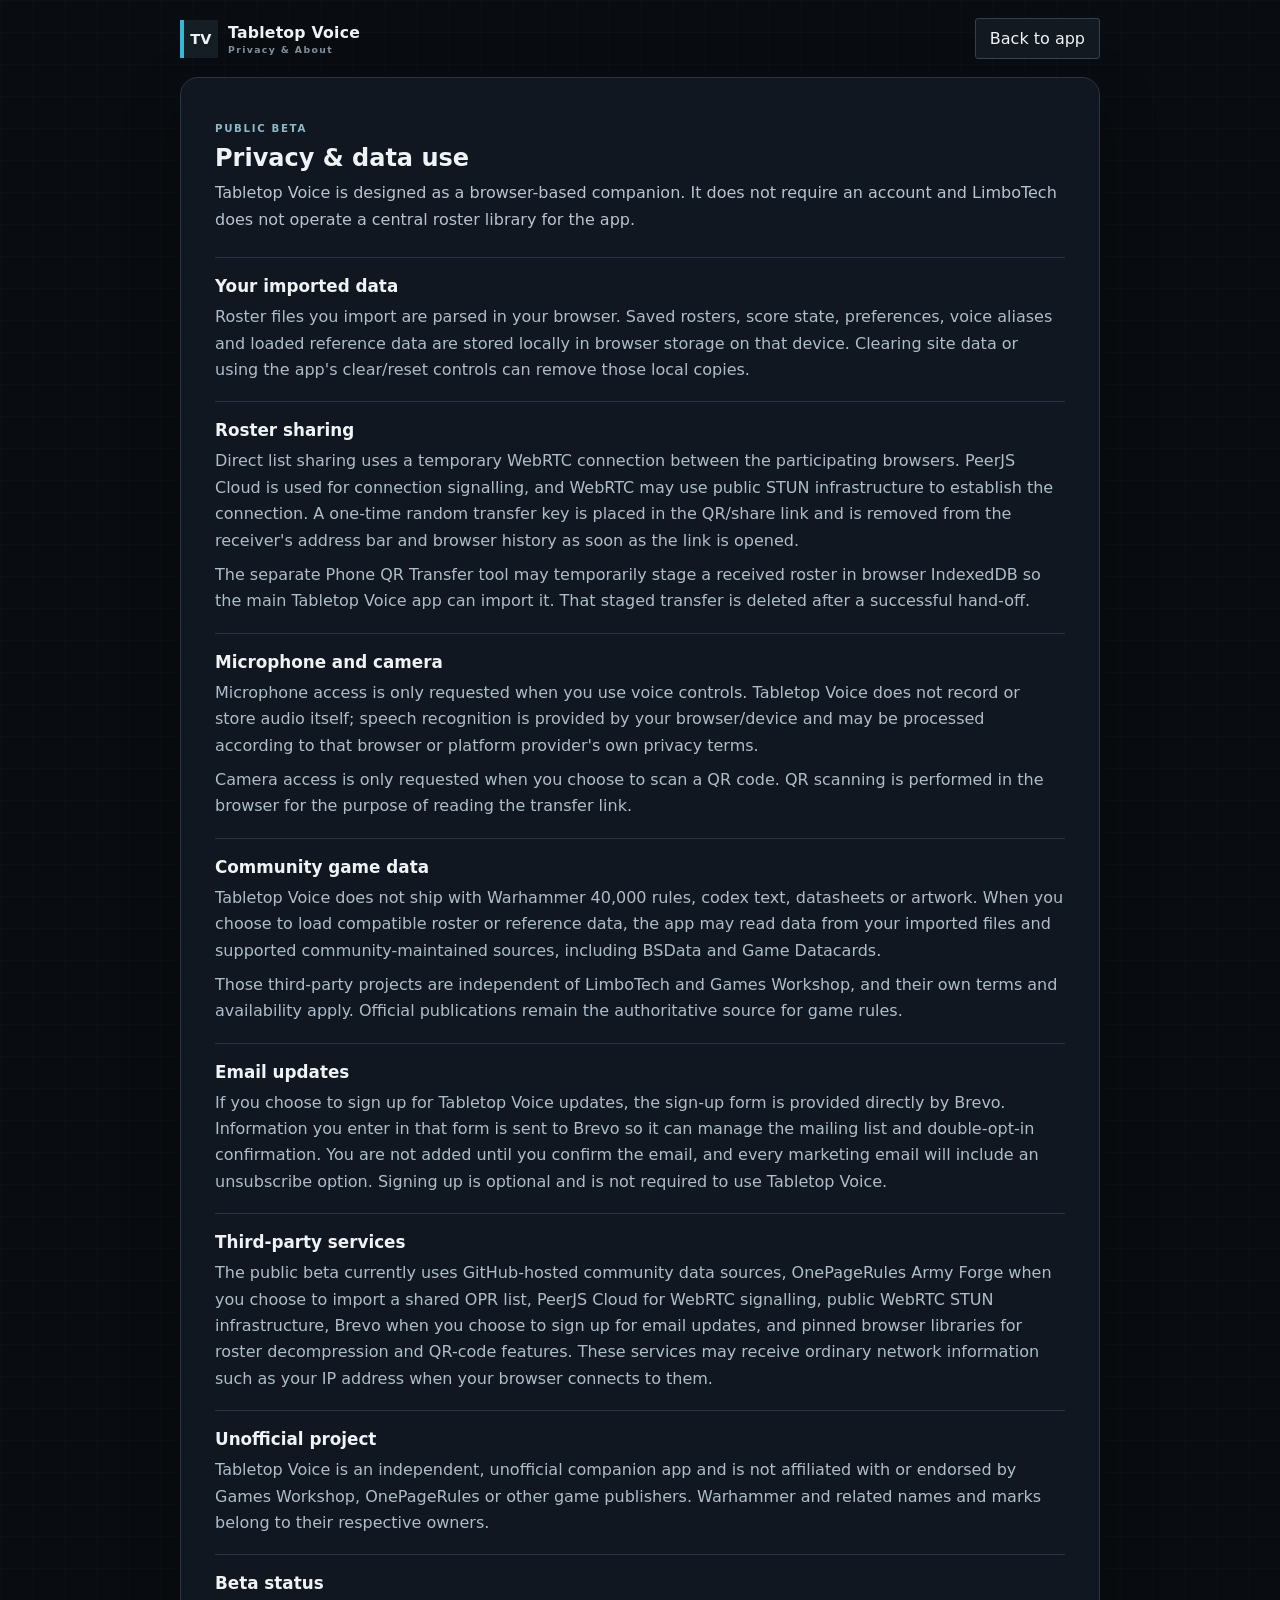
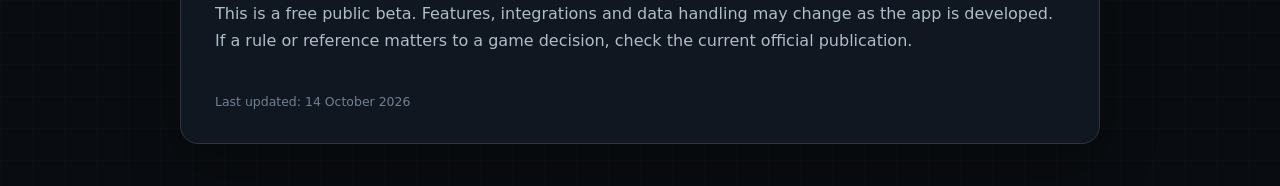
<file: privacy.html>
<!doctype html>
<html lang="en">
<head>
  <meta charset="utf-8" />
  <meta name="viewport" content="width=device-width,initial-scale=1,viewport-fit=cover" />
  <meta name="theme-color" content="#111318" />
  <meta name="description" content="Privacy, data use and third-party services for Tabletop Voice." />
  <meta name="referrer" content="no-referrer" />
  <link rel="icon" href="icon.svg" type="image/svg+xml" />
  <link rel="stylesheet" href="app.css" />
  <title>Privacy & About — Tabletop Voice</title>
</head>
<body>
  <main class="privacy-shell">
    <header class="privacy-header">
      <a class="brand privacy-brand" href="./" aria-label="Back to Tabletop Voice">
        <span class="brand-mark">TV</span>
        <span>
          <strong>Tabletop Voice</strong>
          <small>Privacy &amp; About</small>
        </span>
      </a>
      <a class="ghost-button privacy-back" href="./">Back to app</a>
    </header>

    <article class="privacy-card">
      <p class="eyebrow">PUBLIC BETA</p>
      <h1>Privacy &amp; data use</h1>
      <p class="privacy-lede">Tabletop Voice is designed as a browser-based companion. It does not require an account and LimboTech does not operate a central roster library for the app.</p>

      <section>
        <h2>Your imported data</h2>
        <p>Roster files you import are parsed in your browser. Saved rosters, score state, preferences, voice aliases and loaded reference data are stored locally in browser storage on that device. Clearing site data or using the app's clear/reset controls can remove those local copies.</p>
      </section>

      <section>
        <h2>Roster sharing</h2>
        <p>Direct list sharing uses a temporary WebRTC connection between the participating browsers. PeerJS Cloud is used for connection signalling, and WebRTC may use public STUN infrastructure to establish the connection. A one-time random transfer key is placed in the QR/share link and is removed from the receiver's address bar and browser history as soon as the link is opened.</p>
        <p>The separate Phone QR Transfer tool may temporarily stage a received roster in browser IndexedDB so the main Tabletop Voice app can import it. That staged transfer is deleted after a successful hand-off.</p>
      </section>

      <section>
        <h2>Microphone and camera</h2>
        <p>Microphone access is only requested when you use voice controls. Tabletop Voice does not record or store audio itself; speech recognition is provided by your browser/device and may be processed according to that browser or platform provider's own privacy terms.</p>
        <p>Camera access is only requested when you choose to scan a QR code. QR scanning is performed in the browser for the purpose of reading the transfer link.</p>
      </section>

      <section>
        <h2>Community game data</h2>
        <p>Tabletop Voice does not ship with Warhammer 40,000 rules, codex text, datasheets or artwork. When you choose to load compatible roster or reference data, the app may read data from your imported files and supported community-maintained sources, including BSData and Game Datacards.</p>
        <p>Those third-party projects are independent of LimboTech and Games Workshop, and their own terms and availability apply. Official publications remain the authoritative source for game rules.</p>
      </section>

      <section>
        <h2>Email updates</h2>
        <p>If you choose to sign up for Tabletop Voice updates, the sign-up form is provided directly by Brevo. Information you enter in that form is sent to Brevo so it can manage the mailing list and double-opt-in confirmation. You are not added until you confirm the email, and every marketing email will include an unsubscribe option. Signing up is optional and is not required to use Tabletop Voice.</p>
      </section>

      <section>
        <h2>Third-party services</h2>
        <p>The public beta currently uses GitHub-hosted community data sources, OnePageRules Army Forge when you choose to import a shared OPR list, PeerJS Cloud for WebRTC signalling, public WebRTC STUN infrastructure, Brevo when you choose to sign up for email updates, and pinned browser libraries for roster decompression and QR-code features. These services may receive ordinary network information such as your IP address when your browser connects to them.</p>
      </section>

      <section>
        <h2>Unofficial project</h2>
        <p>Tabletop Voice is an independent, unofficial companion app and is not affiliated with or endorsed by Games Workshop, OnePageRules or other game publishers. Warhammer and related names and marks belong to their respective owners.</p>
      </section>

      <section>
        <h2>Beta status</h2>
        <p>This is a free public beta. Features, integrations and data handling may change as the app is developed. If a rule or reference matters to a game decision, check the current official publication.</p>
      </section>

      <p class="privacy-updated">Last updated: 14 October 2026</p>
    </article>
  </main>
</body>
</html>
</file>
<file: app.css>
:root {
  color-scheme: dark;
  --bg: #0b0d11;
  --surface: #11151b;
  --surface-2: #171c24;
  --surface-3: #202733;
  --text: #f3f5f7;
  --muted: #9aa4b2;
  --line: #283140;
  --accent: #8ee3ff;
  --accent-strong: #38bdf8;
  --danger: #ff6b78;
  --shadow: 0 18px 60px rgba(0,0,0,.28);
  font-family: Inter, ui-sans-serif, system-ui, -apple-system, BlinkMacSystemFont, "Segoe UI", sans-serif;
}
* { box-sizing: border-box; }
html, body { margin: 0; min-height: 100%; background: radial-gradient(circle at top, #141b24 0, var(--bg) 40%); color: var(--text); }
body { min-height: 100svh; }
button, input { font: inherit; }
button { cursor: pointer; }
.app-shell { min-height: 100svh; padding-bottom: 110px; }
.topbar { min-height: 72px; display: flex; align-items: center; justify-content: space-between; gap: 16px; padding: 14px clamp(16px, 3vw, 40px); border-bottom: 1px solid rgba(255,255,255,.06); position: sticky; top: 0; z-index: 20; backdrop-filter: blur(16px); background: rgba(11,13,17,.78); }
.brand { display: flex; align-items: center; gap: 12px; color: inherit; text-decoration: none; }
.brand-mark { width: 40px; height: 40px; display: grid; place-items: center; border: 1px solid var(--line); background: var(--surface-2); border-radius: 12px; font-weight: 900; letter-spacing: -.04em; }
.brand strong, .brand small { display: block; }
.brand small { color: var(--accent); font-size: .68rem; letter-spacing: .12em; margin-top: 2px; }
.top-actions, .welcome-actions { display: flex; gap: 10px; flex-wrap: wrap; }
.primary-button, .ghost-button, .icon-button { border-radius: 12px; border: 1px solid var(--line); padding: 10px 14px; color: var(--text); background: var(--surface-2); }
.primary-button { color: #03151c; background: var(--accent); border-color: transparent; font-weight: 800; }
.ghost-button:hover, .icon-button:hover { border-color: #445064; background: var(--surface-3); }
.primary-button:hover { background: #b9efff; }
.large { padding: 14px 18px; font-size: 1rem; }
.compact { padding: 8px 12px; }
.icon-button { width: 38px; height: 38px; padding: 0; font-size: 1.5rem; }
main { width: min(1500px, 100%); margin: 0 auto; padding: clamp(18px, 3vw, 42px); }
.welcome-card { min-height: calc(100svh - 170px); display: flex; flex-direction: column; justify-content: center; align-items: flex-start; max-width: 820px; }
.eyebrow, .section-label { color: var(--accent); font-weight: 800; letter-spacing: .12em; font-size: .72rem; }
.welcome-card h1 { font-size: clamp(3rem, 9vw, 7rem); line-height: .88; letter-spacing: -.06em; margin: 10px 0 24px; }
.lede { color: #c0c7d1; max-width: 680px; line-height: 1.65; font-size: clamp(1rem, 2vw, 1.22rem); }
.fine-print { color: var(--muted); font-size: .82rem; margin-top: 24px; }
.hidden { display: none !important; }
.workspace { display: grid; grid-template-columns: minmax(280px, 380px) minmax(0, 1fr); min-height: calc(100svh - 170px); gap: 18px; }
.roster-panel, .detail-panel { border: 1px solid var(--line); background: rgba(17,21,27,.92); border-radius: 20px; box-shadow: var(--shadow); overflow: hidden; }
.roster-panel { display: flex; flex-direction: column; min-height: 680px; }
.detail-panel { min-height: 680px; }
.panel-heading, .detail-heading { display: flex; justify-content: space-between; align-items: center; gap: 12px; padding: 22px; border-bottom: 1px solid var(--line); }
.panel-heading h2, .detail-heading h2 { margin: 5px 0 0; font-size: 1.4rem; }
.roster-tabs { display: flex; gap: 8px; overflow-x: auto; padding: 12px 16px 0; }
.roster-tab { white-space: nowrap; border: 1px solid var(--line); border-radius: 999px; color: var(--muted); background: transparent; padding: 7px 11px; }
.roster-tab.active { color: #06151a; background: var(--accent); border-color: transparent; }
.search-wrap { padding: 16px; border-bottom: 1px solid var(--line); }
.search-wrap span { display: block; color: var(--muted); font-size: .76rem; margin: 0 0 8px; }
.search-wrap input { width: 100%; background: #0d1117; color: var(--text); border: 1px solid var(--line); border-radius: 12px; padding: 12px 14px; outline: none; }
.search-wrap input:focus { border-color: var(--accent-strong); box-shadow: 0 0 0 3px rgba(56,189,248,.12); }
.result-list { overflow: auto; padding: 8px; }
.result-item { width: 100%; text-align: left; background: transparent; color: var(--text); border: 1px solid transparent; border-radius: 12px; padding: 13px; }
.result-item:hover, .result-item.active { background: var(--surface-2); border-color: var(--line); }
.result-item small { display: block; color: var(--muted); margin-top: 5px; }
.empty-detail { min-height: 680px; display: grid; place-content: center; text-align: center; padding: 40px; }
.empty-detail h2 { margin: 16px 0 8px; }
.empty-detail p { margin: 0; color: var(--muted); }
.mic-orb { border-radius: 50%; display: grid; place-items: center; background: radial-gradient(circle at 35% 30%, #d6f7ff, var(--accent-strong)); box-shadow: 0 18px 55px rgba(56,189,248,.2); color: #04212c; }
.mic-orb.small { width: 76px; height: 76px; margin: auto; font-size: 2rem; }
.detail-card { min-height: 100%; }
.stat-grid { display: grid; grid-template-columns: repeat(auto-fit,minmax(100px,1fr)); gap: 10px; padding: 18px 22px; border-bottom: 1px solid var(--line); }
.stat { border: 1px solid var(--line); background: var(--surface-2); border-radius: 14px; padding: 14px; }
.stat span { display: block; color: var(--muted); font-size: .72rem; }
.stat strong { display: block; font-size: 1.35rem; margin-top: 5px; }
.detail-sections { padding: 4px 22px 28px; }
.detail-section { padding: 18px 0; border-bottom: 1px solid var(--line); }
.detail-section:last-child { border-bottom: 0; }
.detail-section h3 { margin: 0 0 12px; font-size: 1rem; }
.profile-row { display: grid; grid-template-columns: minmax(140px,1.4fr) repeat(5,minmax(54px,.6fr)); gap: 8px; align-items: center; padding: 10px 0; color: #dce2e8; }
.profile-row span:not(:first-child) { text-align: center; }
.rule-text { color: #c5ccd5; line-height: 1.55; margin: 8px 0 0; }
.voice-dock { position: fixed; left: 50%; bottom: max(14px, env(safe-area-inset-bottom)); transform: translateX(-50%); width: min(720px, calc(100% - 28px)); display: grid; grid-template-columns: 1fr auto; align-items: center; gap: 14px; padding: 12px 12px 12px 18px; background: rgba(17,21,27,.92); border: 1px solid #354052; border-radius: 22px; backdrop-filter: blur(18px); box-shadow: 0 20px 70px rgba(0,0,0,.4); z-index: 30; }
.voice-status strong, .voice-status span { display: block; }
.voice-status span { color: var(--muted); font-size: .78rem; margin-top: 3px; max-width: 230px; white-space: nowrap; overflow: hidden; text-overflow: ellipsis; }
.talk-button { border: 0; border-radius: 16px; padding: 15px 20px; min-width: 190px; background: var(--accent); color: #03212b; font-weight: 900; letter-spacing: .04em; user-select: none; touch-action: none; }
.talk-button.listening { background: #ff7a88; color: #25050a; transform: scale(.98); }
.toast { position: fixed; top: 88px; left: 50%; transform: translate(-50%, -12px); padding: 10px 14px; border: 1px solid var(--line); border-radius: 12px; background: #171c24; opacity: 0; pointer-events: none; transition: .2s ease; z-index: 50; }
.toast.show { opacity: 1; transform: translate(-50%, 0); }

body.table-mode .workspace { grid-template-columns: minmax(320px, 430px) minmax(0, 1fr); }
body.table-mode .detail-heading h2 { font-size: clamp(2rem, 3vw, 4rem); }
body.table-mode .stat strong { font-size: 2rem; }
body.table-mode .profile-row { font-size: 1.08rem; }

@media (max-width: 760px) {
  .app-shell { padding-bottom: 122px; }
  .topbar { padding: 10px 12px; }
  .brand small { display: none; }
  .top-actions .ghost-button { display: none; }
  .top-actions .primary-button { padding: 9px 11px; }
  main { padding: 14px; }
  .welcome-card { min-height: calc(100svh - 140px); }
  .welcome-card h1 { font-size: clamp(3.5rem, 18vw, 5.5rem); }
  .workspace { display: block; min-height: auto; }
  .roster-panel { min-height: auto; max-height: 42svh; border-radius: 16px 16px 0 0; }
  .detail-panel { min-height: 42svh; border-radius: 0 0 16px 16px; border-top: 0; }
  .empty-detail { min-height: 42svh; }
  .panel-heading { padding: 15px; }
  .detail-heading { padding: 18px; }
  .search-wrap { padding: 12px; }
  .stat-grid { padding: 14px 16px; grid-template-columns: repeat(3,1fr); }
  .detail-sections { padding: 0 16px 22px; overflow-x: auto; }
  .profile-row { min-width: 610px; }
  .voice-dock { grid-template-columns: 1fr; padding: 9px; }
  .voice-status { display: none; }
  .talk-button { width: 100%; min-width: 0; font-size: .95rem; padding: 18px; }
}


/* Datacard readability refresh */
.detail-card {
  min-height: 100%;
  max-width: 1180px;
  margin: 0 auto;
}

.detail-heading {
  padding: 26px 28px;
}

.detail-heading h2 {
  font-size: clamp(1.8rem, 2.4vw, 3rem);
  line-height: 1.05;
  letter-spacing: -.025em;
}

.stat-grid {
  gap: 12px;
  padding: 20px 28px 22px;
}

.stat {
  min-width: 0;
  padding: 16px 18px;
  border-radius: 16px;
  background: #141b24;
  border-color: #2a3546;
}

.stat span {
  font-size: .72rem;
  letter-spacing: .07em;
  text-transform: uppercase;
  color: #9fb0c4;
}

.stat strong {
  font-size: 1.65rem;
  line-height: 1.05;
  margin-top: 8px;
}

.detail-sections {
  padding: 0 28px 34px;
}

.detail-section {
  padding: 26px 0;
}

.section-heading-row {
  display: flex;
  align-items: center;
  gap: 10px;
  margin-bottom: 14px;
}

.section-heading-row h3 {
  margin: 0;
  font-size: 1.25rem;
  letter-spacing: -.01em;
}

.section-count {
  display: inline-grid;
  place-items: center;
  min-width: 25px;
  height: 25px;
  padding: 0 8px;
  border-radius: 999px;
  background: #1c2633;
  border: 1px solid #2c394b;
  color: #9fb0c4;
  font-size: .72rem;
  font-weight: 800;
}

.weapon-table-wrap {
  overflow-x: auto;
  border: 1px solid #293444;
  border-radius: 16px;
  background: #111720;
}

.weapon-table {
  width: 100%;
  min-width: 830px;
  border-collapse: separate;
  border-spacing: 0;
  font-variant-numeric: tabular-nums;
}

.weapon-table th,
.weapon-table td {
  padding: 13px 14px;
  text-align: center;
  border-bottom: 1px solid #25303f;
}

.weapon-table th {
  position: sticky;
  top: 0;
  z-index: 1;
  background: #17202b;
  color: #9fb0c4;
  font-size: .7rem;
  line-height: 1;
  text-transform: uppercase;
  letter-spacing: .08em;
  font-weight: 800;
}

.weapon-table th:first-child,
.weapon-table td:first-child {
  text-align: left;
}

.weapon-table tbody tr:last-child td {
  border-bottom: 0;
}

.weapon-table tbody tr:nth-child(even) td {
  background: rgba(255,255,255,.018);
}

.weapon-table tbody tr:hover td {
  background: rgba(142,227,255,.045);
}

.weapon-name-column {
  min-width: 230px;
}

.weapon-name {
  min-width: 230px;
}

.weapon-name strong {
  display: block;
  color: #f4f7fa;
  font-size: .98rem;
  line-height: 1.25;
}

.weapon-title-line {
  display: flex;
  align-items: center;
  gap: 8px;
}

.weapon-quantity {
  flex: 0 0 auto;
  display: inline-grid;
  place-items: center;
  min-width: 30px;
  height: 24px;
  padding: 0 7px;
  border: 1px solid #3a7187;
  border-radius: 999px;
  background: rgba(56,189,248,.08);
  color: var(--accent);
  font-size: .72rem;
  font-weight: 900;
}

.weapon-name small {
  display: block;
  color: #75869a;
  font-size: .68rem;
  margin-top: 4px;
  text-transform: uppercase;
  letter-spacing: .07em;
}

.weapon-table td {
  color: #e2e8ef;
  font-size: .95rem;
}

.weapon-keywords {
  min-width: 180px;
  max-width: 270px;
  color: #b8c6d6 !important;
  text-align: left !important;
  line-height: 1.45;
}

.ability-list {
  display: grid;
  gap: 12px;
  max-width: 980px;
}

.ability-card {
  padding: 17px 19px 18px;
  border: 1px solid #293444;
  border-radius: 15px;
  background: #131a23;
}

.ability-card h4 {
  margin: 0 0 8px;
  color: #f3f6f9;
  font-size: 1rem;
  line-height: 1.25;
  letter-spacing: -.01em;
}

.ability-text {
  color: #c7d1dc;
  font-size: .94rem;
  line-height: 1.65;
  max-width: 900px;
}

.ability-text p {
  margin: 0 0 10px;
}

.ability-text p:last-child {
  margin-bottom: 0;
}

.ability-text ul {
  margin: 8px 0 0;
  padding-left: 20px;
}

.ability-text li + li {
  margin-top: 6px;
}

.empty-section {
  color: var(--muted);
  border: 1px dashed #2b3645;
  border-radius: 14px;
  padding: 18px;
}

@media (max-width: 760px) {
  .detail-heading {
    padding: 16px 14px;
    gap: 12px;
    align-items: flex-start;
  }

  .detail-heading h2 {
    font-size: 1.55rem;
    line-height: 1.08;
  }

  .detail-actions {
    flex-wrap: wrap;
    justify-content: flex-end;
  }

  .stat-grid {
    grid-template-columns: repeat(4, minmax(0, 1fr));
    gap: 6px;
    padding: 10px 12px 14px;
  }

  .stat {
    padding: 9px 5px;
    border-radius: 11px;
    text-align: center;
  }

  .stat span {
    font-size: .58rem;
    letter-spacing: .035em;
    line-height: 1.2;
    overflow-wrap: anywhere;
  }

  .stat strong {
    font-size: 1.18rem;
    margin-top: 5px;
  }

  .detail-sections {
    padding: 0 12px 22px;
    overflow: visible;
  }

  .detail-section {
    padding: 18px 0;
  }

  .section-heading-row {
    margin-bottom: 10px;
  }

  .section-heading-row h3 {
    font-size: 1.08rem;
  }

  .weapon-table-wrap {
    overflow: visible;
    margin: 0;
    border: 0;
    border-radius: 0;
    background: transparent;
  }

  .weapon-table {
    display: block;
    width: 100%;
    min-width: 0;
  }

  .weapon-table thead {
    display: none;
  }

  .weapon-table tbody {
    display: grid;
    gap: 10px;
  }

  .weapon-table .weapon-row {
    display: grid;
    grid-template-columns: repeat(3, minmax(0, 1fr));
    border: 1px solid #293444;
    border-radius: 14px;
    overflow: hidden;
    background: #111720;
    padding: 11px;
  }

  .weapon-table .weapon-row td {
    min-width: 0;
    max-width: none;
    border: 0;
    background: transparent !important;
    padding: 7px 6px;
    text-align: left;
    font-size: .88rem;
  }

  .weapon-table .weapon-name {
    grid-column: 1 / -1;
    min-width: 0;
    padding: 0 0 10px;
    margin-bottom: 3px;
    border-bottom: 1px solid #25303f;
  }

  .weapon-title-line {
    gap: 7px;
  }

  .weapon-name strong {
    font-size: .96rem;
    line-height: 1.25;
  }

  .weapon-quantity {
    min-width: 28px;
    height: 22px;
    padding: 0 6px;
    font-size: .68rem;
  }

  .weapon-table .weapon-row td:not(.weapon-name)::before {
    content: attr(data-label);
    display: block;
    margin-bottom: 3px;
    color: #7f8da0;
    font-size: .58rem;
    font-weight: 800;
    letter-spacing: .06em;
    text-transform: uppercase;
  }

  .weapon-table .weapon-keywords {
    grid-column: 1 / -1;
    min-width: 0;
    max-width: none;
    padding-top: 9px;
    border-top: 1px solid #25303f;
    color: #b8c6d6 !important;
    line-height: 1.4;
  }

  .ability-list {
    gap: 10px;
  }

  .ability-card {
    padding: 14px;
  }

  .ability-text {
    font-size: .9rem;
    line-height: 1.55;
  }
}


.compact-rule {
  display: grid;
  grid-template-columns: minmax(170px, 260px) minmax(0, 1fr);
  align-items: start;
  gap: 18px;
  padding: 15px 17px;
}

.compact-rule h4 {
  margin: 0;
}

.ability-summary {
  margin: 0;
  color: #cbd5df;
  line-height: 1.5;
  font-size: .94rem;
}

@media (max-width: 760px) {
  .compact-rule {
    grid-template-columns: 1fr;
    gap: 6px;
  }
}


/* Gameplay tools */
.detail-actions {
  display: flex;
  gap: 8px;
  align-items: center;
}

.ghost-button.active {
  border-color: var(--accent-strong);
  background: rgba(56,189,248,.12);
  color: var(--accent);
}

.quick-lists {
  padding: 10px 14px 4px;
  display: grid;
  gap: 10px;
  border-bottom: 1px solid var(--line);
}

.quick-lists:empty {
  display: none;
}

.quick-group {
  min-width: 0;
}

.quick-label {
  display: block;
  margin-bottom: 6px;
  color: #8290a2;
  font-size: .68rem;
  font-weight: 800;
  letter-spacing: .08em;
  text-transform: uppercase;
}

.quick-chips {
  display: flex;
  gap: 7px;
  overflow-x: auto;
  padding-bottom: 4px;
}

.quick-chip {
  flex: 0 0 auto;
  max-width: 190px;
  overflow: hidden;
  text-overflow: ellipsis;
  white-space: nowrap;
  border: 1px solid #2a3546;
  background: #131a23;
  color: #dce5ee;
  border-radius: 999px;
  padding: 7px 10px;
  font-size: .77rem;
}

.quick-chip:hover {
  border-color: var(--accent-strong);
  color: var(--accent);
}

body.focus-mode .roster-panel,
body.focus-mode .topbar {
  display: none;
}

body.focus-mode main {
  width: min(1500px, 100%);
  padding-top: 18px;
}

body.focus-mode .workspace {
  display: block;
}

body.focus-mode .detail-panel {
  max-width: 1180px;
  margin: 0 auto;
}

@media (max-width: 760px) {
  .quick-lists {
    padding: 8px 12px 2px;
  }

  .quick-chip {
    max-width: 160px;
  }

  .detail-actions {
    gap: 6px;
  }

  .detail-actions .ghost-button {
    padding: 8px 10px;
  }

  .wound-controls {
    gap: 8px;
  }

  .wound-button {
    width: 44px;
    height: 44px;
  }

  .wound-value {
    min-width: 92px;
  }
}


/* First-run beta onboarding */
.first-run-modal {
  position: fixed;
  inset: 0;
  z-index: 100;
  display: grid;
  place-items: center;
  padding: 20px;
  background: rgba(4,7,11,.82);
  backdrop-filter: blur(14px);
}

.first-run-card {
  width: min(760px, 100%);
  border: 1px solid #314055;
  border-radius: 24px;
  background: #111720;
  box-shadow: 0 30px 100px rgba(0,0,0,.5);
  padding: clamp(22px, 4vw, 36px);
}

.first-run-card h2 {
  margin: 8px 0 12px;
  font-size: clamp(1.7rem, 4vw, 2.5rem);
  line-height: 1.05;
  letter-spacing: -.025em;
}

.first-run-intro,
.first-run-note {
  color: #b8c4d2;
  line-height: 1.6;
}

.first-run-options {
  display: grid;
  grid-template-columns: 1fr 1fr;
  gap: 14px;
  margin: 24px 0 18px;
}

.first-run-option {
  text-align: left;
  min-height: 170px;
  border: 1px solid #2f3c4f;
  border-radius: 18px;
  background: #151d28;
  color: var(--text);
  padding: 20px;
}

.first-run-option:hover {
  border-color: var(--accent-strong);
  background: #192432;
}

.first-run-option.primary-choice {
  border-color: #3c7e97;
  background: rgba(56,189,248,.08);
}

.first-run-option strong {
  display: block;
  margin-bottom: 10px;
  font-size: 1.08rem;
}

.first-run-option span {
  display: block;
  color: #aebac8;
  line-height: 1.55;
  font-size: .92rem;
}

.first-run-note {
  margin: 0;
  font-size: .82rem;
  color: #8493a5;
}

@media (max-width: 680px) {
  .first-run-modal {
    align-items: end;
    padding: 10px;
  }

  .first-run-card {
    border-radius: 22px 22px 14px 14px;
    padding: 22px 18px 18px;
  }

  .first-run-options {
    grid-template-columns: 1fr;
  }

  .first-run-option {
    min-height: 0;
  }
}


/* Active army search selector */
.active-armies-wrap {
  padding: 12px 14px 10px;
  border-bottom: 1px solid var(--line);
  background: rgba(9,13,18,.35);
}

.active-armies-heading {
  margin-bottom: 9px;
}

.active-armies-heading span {
  display: block;
  color: var(--accent);
  font-size: .68rem;
  font-weight: 800;
  letter-spacing: .1em;
}

.active-armies-heading small {
  display: block;
  color: #7f8da0;
  font-size: .72rem;
  margin-top: 3px;
}

.active-army-selector {
  display: grid;
  gap: 7px;
}

.active-army-toggle {
  width: 100%;
  display: grid;
  grid-template-columns: 28px minmax(0,1fr);
  gap: 9px;
  align-items: center;
  text-align: left;
  border: 1px solid #2a3546;
  background: #121922;
  color: #dce5ee;
  border-radius: 12px;
  padding: 9px 10px;
}

.active-army-toggle:hover {
  border-color: #3b4b61;
}

.active-army-toggle.active {
  border-color: #3a7187;
  background: rgba(56,189,248,.07);
}

.active-army-toggle.current {
  box-shadow: inset 3px 0 0 var(--accent);
}

.active-army-check {
  width: 23px;
  height: 23px;
  display: grid;
  place-items: center;
  border: 1px solid #3a475a;
  border-radius: 7px;
  color: #03151c;
  background: #0e141c;
  font-size: .8rem;
  font-weight: 900;
}

.active-army-toggle.active .active-army-check {
  background: var(--accent);
  border-color: var(--accent);
}

.active-army-copy {
  min-width: 0;
}

.active-army-copy strong,
.active-army-copy small {
  display: block;
  overflow: hidden;
  text-overflow: ellipsis;
  white-space: nowrap;
}

.active-army-copy strong {
  font-size: .84rem;
}

.active-army-copy small {
  margin-top: 2px;
  color: #7f8da0;
  font-size: .68rem;
}

.result-roster {
  color: var(--accent);
}

@media (max-width: 760px) {
  .active-armies-wrap {
    padding: 10px 12px 8px;
  }

  .active-army-selector {
    display: flex;
    overflow-x: auto;
    gap: 8px;
  }

  .active-army-toggle {
    min-width: 190px;
    width: auto;
    flex: 0 0 auto;
  }
}


/* Match tracker */
.match-tools {
  display: grid;
  grid-template-columns: 1fr 1fr auto;
  gap: 8px;
  padding: 10px 14px;
  border-bottom: 1px solid var(--line);
  background: rgba(10,14,20,.5);
}

.match-tool {
  min-width: 0;
}

.match-tool > span {
  display: block;
  margin-bottom: 5px;
  color: #7f8da0;
  font-size: .64rem;
  font-weight: 800;
  letter-spacing: .08em;
}

.stepper {
  display: grid;
  grid-template-columns: 30px minmax(34px,1fr) 30px;
  align-items: center;
  border: 1px solid #2b3748;
  border-radius: 10px;
  overflow: hidden;
  background: #121922;
}

.stepper button {
  height: 32px;
  border: 0;
  background: #18212c;
  color: #dbe6ef;
  font-size: 1rem;
}

.stepper strong {
  text-align: center;
  font-size: .9rem;
}

.turn-toggle {
  align-self: end;
  min-height: 34px;
  border: 1px solid #35778e;
  background: rgba(56,189,248,.10);
  color: var(--accent);
  border-radius: 10px;
  padding: 0 10px;
  font-size: .76rem;
  font-weight: 800;
}

.turn-toggle.opponent {
  border-color: #704552;
  background: rgba(255,107,120,.08);
  color: #ff9eaa;
}

.ghost-button.danger-active {
  border-color: #8a3f4c;
  background: rgba(255,107,120,.10);
  color: #ff9eaa;
}

.result-item.destroyed {
  opacity: .48;
}

.result-item.destroyed strong {
  text-decoration: line-through;
}

@media (max-width: 760px) {
  .match-tools {
    grid-template-columns: 1fr 1fr;
  }

  .turn-toggle {
    grid-column: 1 / -1;
    min-height: 36px;
  }
}


/* Phase filters and unit statuses */
.status-tags,
.phase-filter {
  display: flex;
  flex-wrap: wrap;
  gap: 8px;
}

.status-tag,
.phase-button {
  border: 1px solid #2d394a;
  background: #121922;
  color: #aeb9c6;
  border-radius: 999px;
  padding: 8px 11px;
  font-size: .78rem;
}

.status-tag.active,
.phase-button.active {
  border-color: var(--accent-strong);
  background: rgba(56,189,248,.11);
  color: var(--accent);
}

.phase-button span {
  display: inline-grid;
  place-items: center;
  min-width: 18px;
  height: 18px;
  margin-left: 3px;
  border-radius: 999px;
  background: rgba(255,255,255,.06);
  font-size: .65rem;
}

@media (max-width: 760px) {
  .compare-grid {
    grid-template-columns: 1fr;
  }

  .status-tags,
  .phase-filter {
    flex-wrap: nowrap;
    overflow-x: auto;
    padding-bottom: 3px;
  }

  .status-tag,
  .phase-button {
    flex: 0 0 auto;
  }
}


/* Voice recognition shortlist */
.voice-shortlist-modal {
  position: fixed;
  inset: 0;
  z-index: 120;
  display: grid;
  place-items: center;
  padding: 20px;
  background: rgba(3,6,10,.82);
  backdrop-filter: blur(14px);
}

.voice-shortlist-card {
  width: min(720px, 100%);
  max-height: min(760px, calc(100svh - 40px));
  overflow: auto;
  border: 1px solid #34455a;
  border-radius: 24px;
  background: #101720;
  box-shadow: 0 30px 100px rgba(0,0,0,.55);
  padding: 24px;
}

.voice-shortlist-heading {
  display: flex;
  justify-content: space-between;
  gap: 18px;
  align-items: flex-start;
}

.voice-shortlist-heading h2 {
  margin: 6px 0 8px;
  font-size: clamp(1.5rem, 4vw, 2.25rem);
  letter-spacing: -.025em;
}

.voice-heard {
  margin: 0;
  color: #9fb0c4;
  font-size: .94rem;
}

.voice-shortlist-results {
  display: grid;
  gap: 10px;
  margin-top: 20px;
}

.voice-shortlist-item {
  display: grid;
  grid-template-columns: minmax(0,1fr) auto;
  gap: 8px;
}

.voice-choice {
  display: grid;
  grid-template-columns: 34px minmax(0,1fr) auto;
  gap: 12px;
  align-items: center;
  width: 100%;
  text-align: left;
  border: 1px solid #2c394b;
  border-radius: 15px;
  background: #141c26;
  color: var(--text);
  padding: 13px 14px;
}

.voice-choice:hover,
.voice-choice:focus {
  outline: none;
  border-color: var(--accent-strong);
  background: #182431;
}

.voice-rank {
  width: 30px;
  height: 30px;
  display: grid;
  place-items: center;
  border-radius: 9px;
  background: #1d2a38;
  color: var(--accent);
  font-size: .78rem;
  font-weight: 900;
}

.voice-choice-copy {
  min-width: 0;
}

.voice-choice-copy strong,
.voice-choice-copy small {
  display: block;
  overflow: hidden;
  text-overflow: ellipsis;
  white-space: nowrap;
}

.voice-choice-copy small {
  margin-top: 3px;
  color: #8190a2;
  font-size: .72rem;
}

.voice-match-score {
  color: #8190a2;
  font-size: .72rem;
  font-variant-numeric: tabular-nums;
}

.voice-teach {
  border: 1px solid #365063;
  border-radius: 12px;
  background: rgba(56,189,248,.07);
  color: var(--accent);
  padding: 0 12px;
  font-size: .75rem;
  font-weight: 800;
}

.voice-teach:hover {
  background: rgba(56,189,248,.13);
}

.voice-shortlist-help {
  margin: 18px 0 0;
  color: #7f8da0;
  font-size: .78rem;
  line-height: 1.55;
}

@media (max-width: 680px) {
  .voice-shortlist-modal {
    align-items: end;
    padding: 10px;
  }

  .voice-shortlist-card {
    max-height: 86svh;
    border-radius: 22px 22px 14px 14px;
    padding: 18px 14px 14px;
  }

  .voice-choice {
    grid-template-columns: 30px minmax(0,1fr);
  }

  .voice-match-score {
    grid-column: 2;
  }

  .voice-shortlist-item {
    grid-template-columns: minmax(0,1fr) 64px;
  }
}


/* Army picker */
.army-picker-modal {
  position: fixed;
  inset: 0;
  z-index: 115;
  display: grid;
  place-items: center;
  padding: 20px;
  background: rgba(3,6,10,.82);
  backdrop-filter: blur(14px);
}

.army-picker-card {
  width: min(680px,100%);
  max-height: min(760px,calc(100svh - 40px));
  overflow: auto;
  border: 1px solid #34455a;
  border-radius: 24px;
  background: #101720;
  box-shadow: 0 30px 100px rgba(0,0,0,.55);
  padding: 24px;
}

.army-picker-heading {
  display: flex;
  justify-content: space-between;
  gap: 18px;
  align-items: flex-start;
}

.army-picker-heading h2 {
  margin: 6px 0 8px;
  font-size: clamp(1.5rem,4vw,2.2rem);
  letter-spacing: -.025em;
}

.army-picker-heading p:last-child {
  margin: 0;
  color: #9fb0c4;
  line-height: 1.5;
}

.army-picker-actions {
  display: flex;
  gap: 8px;
  margin: 18px 0 14px;
}

.army-picker-list {
  display: grid;
  gap: 9px;
}

.army-picker-row {
  display: grid;
  grid-template-columns: 26px 34px minmax(0,1fr);
  gap: 10px;
  align-items: center;
  border: 1px solid #2c394b;
  border-radius: 15px;
  background: #141c26;
  padding: 13px 14px;
  cursor: pointer;
}

.army-picker-row:hover {
  border-color: #3d5168;
}

.army-picker-row.active {
  border-color: var(--accent-strong);
  background: rgba(56,189,248,.07);
}

.army-picker-row.current {
  box-shadow: inset 3px 0 0 var(--accent);
}

.army-picker-row input {
  position: absolute;
  opacity: 0;
  pointer-events: none;
}

.army-picker-box {
  width: 28px;
  height: 28px;
  display: grid;
  place-items: center;
  border: 1px solid #3a475a;
  border-radius: 8px;
  background: #0e141c;
  color: #03151c;
  font-weight: 900;
}

.army-picker-row.active .army-picker-box {
  background: var(--accent);
  border-color: var(--accent);
}

.army-picker-copy strong,
.army-picker-copy small {
  display: block;
}

.army-picker-copy small {
  margin-top: 3px;
  color: #8190a2;
}

.army-picker-empty {
  color: #8190a2;
}

@media (max-width:680px) {
  .army-picker-modal {
    align-items: end;
    padding: 10px;
  }

  .army-picker-card {
    max-height: 86svh;
    border-radius: 22px 22px 14px 14px;
    padding: 18px 14px 14px;
  }
}


/* Army selector clarity refresh */
.active-armies-heading {
  display: flex;
  align-items: center;
  justify-content: space-between;
  gap: 10px;
}

.active-armies-heading > div {
  min-width: 0;
}

.active-armies-heading .ghost-button {
  flex: 0 0 auto;
}

.active-army-selector {
  display: flex;
  flex-wrap: wrap;
  gap: 7px;
}

.active-army-chip,
.active-army-more,
.active-army-empty,
.active-army-empty-button {
  border-radius: 999px;
  font-size: .74rem;
}

.active-army-chip {
  display: inline-flex;
  align-items: center;
  min-height: 30px;
  padding: 6px 10px;
  border: 1px solid #3a7187;
  background: rgba(56,189,248,.08);
  color: #c8eef9;
}

.active-army-more,
.active-army-empty-button {
  min-height: 30px;
  padding: 6px 10px;
  border: 1px solid #334155;
  background: #121922;
  color: #aeb9c6;
}

.active-army-more:hover,
.active-army-empty-button:hover {
  border-color: var(--accent-strong);
  color: var(--accent);
}

.active-army-empty {
  color: #7f8da0;
}

.army-picker-row {
  grid-template-columns: 34px minmax(0,1fr);
}

@media (max-width:760px) {
  .active-armies-heading {
    align-items: flex-start;
  }

  .active-armies-heading .ghost-button {
    padding: 7px 9px;
    font-size: .72rem;
  }

  .active-army-selector {
    overflow: visible;
  }
}


/* Multi-mode game companion */
.app-nav {
  position: sticky;
  top: 0;
  z-index: 45;
  display: grid;
  grid-template-columns: repeat(7, minmax(0, 1fr));
  gap: 6px;
  padding: 8px max(12px, calc((100vw - 1500px) / 2));
  border-bottom: 1px solid var(--line);
  background: rgba(10,14,20,.94);
  backdrop-filter: blur(14px);
}

.app-nav-button {
  min-width: 0;
  min-height: 48px;
  display: inline-flex;
  align-items: center;
  justify-content: center;
  gap: 7px;
  border: 1px solid transparent;
  border-radius: 12px;
  background: transparent;
  color: #8f9dae;
  font-size: .8rem;
  font-weight: 800;
}

.app-nav-button:hover {
  background: #141c26;
  color: #dce5ee;
}

.app-nav-button.active {
  border-color: #31596c;
  background: rgba(56,189,248,.09);
  color: var(--accent);
}

.nav-icon {
  font-size: 1rem;
  line-height: 1;
}

.nav-more {
  display: none;
  position: relative;
}

.nav-more-menu {
  position: absolute;
  top: calc(100% + 8px);
  right: 0;
  width: min(240px, calc(100vw - 24px));
  padding: 7px;
  border: 1px solid #34455a;
  border-radius: 14px;
  background: #101720;
  box-shadow: 0 18px 50px rgba(0,0,0,.45);
}

.nav-more-menu button {
  width: 100%;
  border: 0;
  border-radius: 10px;
  background: transparent;
  color: #dce5ee;
  padding: 12px;
  text-align: left;
  font-weight: 750;
}

.nav-more-menu button:hover,
.nav-more-menu button.active {
  background: rgba(56,189,248,.08);
  color: var(--accent);
}

.app-main {
  width: min(1500px, 100%);
  margin: 0 auto;
}

.app-page {
  min-height: calc(100svh - 210px);
}

.data-page,
.utility-page {
  padding: clamp(16px, 3vw, 34px);
}

.page-hero,
.page-heading {
  max-width: 980px;
}

.compact-hero {
  display: flex;
  justify-content: space-between;
  gap: 30px;
  align-items: end;
  margin-bottom: 24px;
}

.compact-hero h1,
.page-heading h1 {
  margin: 5px 0 10px;
  font-size: clamp(2rem, 5vw, 4rem);
  line-height: .98;
  letter-spacing: -.035em;
}

.compact-hero .lede,
.page-heading p {
  color: #9eacbd;
  line-height: 1.55;
}

.data-actions {
  display: flex;
  flex-wrap: wrap;
  gap: 10px;
  justify-content: flex-end;
}

.data-grid,
.setup-grid {
  display: grid;
  grid-template-columns: repeat(2, minmax(0,1fr));
  gap: 14px;
}

.tool-card,
.dice-card,
.match-state-card {
  border: 1px solid #293444;
  border-radius: 18px;
  background: #111720;
  padding: 20px;
}

.tool-card h2 {
  margin: 6px 0 4px;
}

.data-roster-summary {
  display: grid;
  gap: 8px;
  margin: 14px 0;
}

.data-summary-row {
  padding: 11px 12px;
  border: 1px solid #273343;
  border-radius: 12px;
  background: #141b24;
}

.data-summary-row strong,
.data-summary-row small {
  display: block;
}

.data-summary-row small {
  margin-top: 3px;
  color: #8190a2;
}

.score-grid {
  display: grid;
  grid-template-columns: repeat(2,minmax(0,1fr));
  gap: 14px;
  margin-top: 20px;
}

.score-card {
  border: 1px solid #293444;
  border-radius: 20px;
  background: #111720;
  padding: 22px;
}

.score-card > span {
  color: #8fa0b3;
  font-size: .72rem;
  font-weight: 900;
  letter-spacing: .1em;
}

.score-card > strong {
  display: block;
  margin: 12px 0 18px;
  font-size: clamp(3.2rem, 10vw, 6.5rem);
  line-height: .9;
}

.score-actions {
  display: grid;
  grid-template-columns: repeat(4,1fr);
  gap: 7px;
}

.score-actions button,
.dice-presets button {
  min-height: 44px;
  border: 1px solid #304054;
  border-radius: 11px;
  background: #17202b;
  color: #e4ebf2;
  font-weight: 850;
}

.match-state-card {
  display: grid;
  grid-template-columns: 1fr 1fr auto;
  gap: 14px;
  margin-top: 14px;
  align-items: end;
}

.large-match-tool .stepper {
  min-height: 48px;
}

.large-match-tool .stepper button {
  height: 46px;
}

.score-turn-toggle {
  min-height: 48px;
  padding: 0 18px;
}

.dice-card {
  margin-top: 20px;
  max-width: 850px;
}

.dice-presets {
  display: grid;
  grid-template-columns: repeat(5,1fr);
  gap: 8px;
}

.dice-custom {
  display: grid;
  grid-template-columns: auto 100px 1fr;
  align-items: end;
  gap: 10px;
  margin-top: 14px;
}

.dice-custom label {
  align-self: center;
  color: #93a2b4;
  font-size: .78rem;
  font-weight: 800;
}

.dice-custom input,
.reference-search input {
  width: 100%;
  border: 1px solid #304054;
  border-radius: 12px;
  background: #0f151d;
  color: #f2f6fa;
  padding: 12px 13px;
  font: inherit;
}

.dice-summary {
  display: flex;
  flex-wrap: wrap;
  gap: 8px 16px;
  align-items: baseline;
  margin: 20px 0 12px;
  color: #98a8ba;
}

.dice-summary strong {
  color: #f3f7fb;
  font-size: 1.5rem;
}

.dice-results {
  display: flex;
  flex-wrap: wrap;
  gap: 8px;
}

.die-result {
  width: 44px;
  height: 44px;
  display: grid;
  place-items: center;
  border: 1px solid #34455a;
  border-radius: 11px;
  background: #151e29;
  color: #f4f7fa;
  font-size: 1.05rem;
  font-weight: 900;
}

.die-6 {
  border-color: #3a7187;
  color: var(--accent);
}

.die-1 {
  border-color: #6d3b47;
  color: #ff9eaa;
}

.core-rule-import-row {
  display: flex;
  flex-wrap: wrap;
  align-items: center;
  gap: 9px 12px;
  margin: 14px 0 16px;
}

.core-rule-import-row small {
  color: #8fa0b3;
  line-height: 1.45;
}

.reference-search {
  display: block;
  max-width: 760px;
  margin: 20px 0 14px;
}

.reference-search span {
  display: block;
  margin-bottom: 7px;
  color: #91a0b2;
  font-size: .76rem;
  font-weight: 800;
}

.reference-results {
  display: grid;
  gap: 10px;
  max-width: 1000px;
}

.reference-card {
  border: 1px solid #293444;
  border-radius: 15px;
  background: #111720;
  padding: 16px 18px;
}

.reference-card-heading {
  display: flex;
  gap: 10px;
  align-items: center;
  justify-content: space-between;
}

.reference-card-heading h3 {
  margin: 0;
  font-size: 1rem;
}

.reference-card-heading span {
  flex: 0 0 auto;
  border: 1px solid #304054;
  border-radius: 999px;
  color: #8fa0b3;
  padding: 4px 8px;
  font-size: .66rem;
}

.reference-card-text {
  margin-top: 9px;
  color: #c4ced9;
  line-height: 1.55;
  font-size: .9rem;
}

.reference-card-text p {
  margin: 0 0 8px;
}

.reference-card-text p:last-child {
  margin-bottom: 0;
}

.setup-step {
  position: relative;
  min-height: 130px;
  display: grid;
  grid-template-columns: 38px 1fr;
  grid-template-rows: auto auto;
  gap: 3px 10px;
  align-content: center;
  border: 1px solid #293444;
  border-radius: 17px;
  background: #111720;
  color: #edf3f8;
  padding: 18px;
  text-align: left;
}

.setup-step > span {
  grid-row: 1 / 3;
  width: 34px;
  height: 34px;
  display: grid;
  place-items: center;
  border-radius: 10px;
  background: rgba(56,189,248,.09);
  color: var(--accent);
  font-weight: 900;
}

.setup-step strong {
  align-self: end;
}

.setup-step small {
  color: #8493a5;
  line-height: 1.4;
}

.checklist-step input {
  position: absolute;
  top: 14px;
  right: 14px;
  width: 20px;
  height: 20px;
}

.checklist-step:has(input:checked) {
  border-color: #3a7187;
  background: rgba(56,189,248,.05);
}

.reset-match-button {
  margin-top: 16px;
}

@media (max-width: 760px) {
  .topbar {
    min-height: 54px;
  }

  .app-nav {
    top: 0;
    grid-template-columns: repeat(5, minmax(0,1fr));
    gap: 3px;
    padding: 6px 8px;
  }

  .app-nav-button {
    min-height: 50px;
    flex-direction: column;
    gap: 3px;
    border-radius: 10px;
    font-size: .64rem;
  }

  .nav-icon {
    font-size: 1.05rem;
  }

  .app-nav .extra-nav {
    display: none;
  }

  .nav-more {
    display: block;
  }

  .nav-more > .app-nav-button {
    width: 100%;
  }

  .nav-more-menu {
    position: fixed;
    top: 116px;
    right: 8px;
  }

  .app-main {
    padding-bottom: 4px;
  }

  .app-page {
    min-height: calc(100svh - 220px);
  }

  .data-page,
  .utility-page {
    padding: 14px 12px 22px;
  }

  .compact-hero {
    display: block;
    margin-bottom: 14px;
  }

  .compact-hero h1,
  .page-heading h1 {
    font-size: 2rem;
    line-height: 1.02;
  }

  .compact-hero .lede,
  .page-heading p {
    font-size: .88rem;
  }

  .data-actions {
    display: grid;
    grid-template-columns: 1fr;
    margin-top: 14px;
  }

  .data-actions .large {
    width: 100%;
    min-height: 46px;
  }

  .data-grid,
  .setup-grid,
  .score-grid {
    grid-template-columns: 1fr;
  }

  .tool-card,
  .dice-card,
  .match-state-card {
    padding: 14px;
    border-radius: 15px;
  }

  .workspace {
    display: block;
    min-height: auto;
  }

  .roster-panel {
    max-height: 38svh;
    border-radius: 0;
  }

  .detail-panel {
    border-radius: 0;
  }

  .score-grid {
    grid-template-columns: 1fr 1fr;
    gap: 8px;
  }

  .score-card {
    padding: 14px 10px;
    border-radius: 15px;
  }

  .score-card > strong {
    margin: 9px 0 13px;
    font-size: 3.6rem;
  }

  .score-actions {
    grid-template-columns: repeat(2,1fr);
    gap: 5px;
  }

  .score-actions button {
    min-height: 40px;
  }

  .match-state-card {
    grid-template-columns: 1fr 1fr;
    gap: 8px;
  }

  .score-turn-toggle {
    grid-column: 1 / -1;
  }

  .dice-presets {
    grid-template-columns: repeat(5,1fr);
    gap: 5px;
  }

  .dice-presets button {
    min-height: 40px;
  }

  .dice-custom {
    grid-template-columns: 70px 1fr;
  }

  .dice-custom label {
    display: none;
  }

  .dice-custom .primary-button {
    grid-column: 2;
  }

  .die-result {
    width: 38px;
    height: 38px;
    border-radius: 9px;
  }

  .reference-card {
    padding: 14px;
  }

  .reference-card-heading {
    align-items: flex-start;
  }

  .reference-card-heading h3 {
    font-size: .95rem;
  }

  .setup-step {
    min-height: 102px;
  }
}


/* === Companion UX refinement: Setup / Sheets / Score / Dice === */
.beta-notice-card .primary-button {
  width: 100%;
  margin-top: 18px;
}

.setup-hero {
  max-width: none;
  margin-bottom: 18px;
  align-items: flex-start;
}

.setup-hero-copy {
  max-width: 900px;
}

.setup-hero-actions {
  display: flex;
  flex: 0 0 auto;
  gap: 8px;
  margin-left: auto;
  padding-top: 2px;
}

.setup-hero-actions .compact {
  min-height: 34px;
  padding-inline: 12px;
  white-space: nowrap;
}

.setup-system-strip {
  display: flex;
  align-items: center;
  justify-content: space-between;
  gap: 14px;
  min-height: 46px;
  margin-bottom: 14px;
  padding: 8px 10px 8px 14px;
  border: 1px solid #2c3944;
  border-left: 3px solid var(--accent-strong);
  background: #10171e;
}

.setup-system-strip-copy {
  display: flex;
  min-width: 0;
  align-items: baseline;
  gap: 12px;
}

.setup-system-strip-copy strong {
  overflow: hidden;
  text-overflow: ellipsis;
  white-space: nowrap;
  font-size: .9rem;
}

.setup-system-strip > button {
  flex: 0 0 auto;
  min-height: 32px;
  padding-inline: 11px;
}

.setup-import-grid {
  display: grid;
  grid-template-columns: repeat(2, minmax(0, 1fr));
  gap: 14px;
}

.setup-import-card {
  display: flex;
  flex-direction: column;
  align-items: stretch;
}

.setup-import-card > p {
  color: #94a3b5;
  line-height: 1.5;
  min-height: 46px;
  margin: 8px 0 16px;
}

.setup-main-action {
  width: 100%;
  min-height: 50px;
}

.full-data-army-section {
  margin-top: 14px;
  display: grid;
  grid-template-columns: minmax(0,1fr) auto;
  gap: 14px 18px;
  align-items: center;
}

.full-data-army-section.hidden {
  display: none;
}

.army-section-copy h2 {
  margin: 5px 0 4px;
}

.army-section-copy small {
  color: #8796a8;
}

.choose-armies-button {
  min-width: 190px;
  min-height: 54px;
  padding: 0 24px;
  font-size: .98rem;
  font-weight: 900;
  box-shadow: 0 0 0 1px rgba(56,189,248,.18), 0 10px 30px rgba(0,0,0,.25);
}

.full-data-army-section .active-army-selector {
  grid-column: 1 / -1;
  margin-top: 2px;
}

.setup-footer-actions {
  display: flex;
  justify-content: flex-end;
  margin-top: 12px;
}

/* Datasheets are intentionally search-first */
.datasheet-page {
  padding: clamp(14px, 2.5vw, 26px);
}

.datasheet-search-top {
  width: min(900px, 100%);
  margin: 0 auto 12px;
}

.datasheet-main-search {
  display: block;
  margin: 0;
  padding: 0;
}

.datasheet-main-search span {
  display: block;
  margin-bottom: 7px;
  color: #8291a3;
  font-size: .72rem;
  font-weight: 850;
  text-transform: uppercase;
  letter-spacing: .08em;
}

.datasheet-main-search input {
  width: 100%;
  min-height: 52px;
  border: 1px solid #324156;
  border-radius: 15px;
  background: #101720;
  color: #f4f7fa;
  padding: 0 16px;
  font: inherit;
  font-size: 1rem;
}

.datasheet-main-search input:focus {
  outline: none;
  border-color: var(--accent-strong);
  box-shadow: 0 0 0 3px rgba(56,189,248,.08);
}

.datasheet-results-shell {
  width: min(900px, 100%);
  margin: 0 auto 14px;
  border: 1px solid #293444;
  border-radius: 14px;
  background: #101720;
  overflow: hidden;
}

.datasheet-result-list {
  max-height: 280px;
  overflow-y: auto;
}

.datasheet-detail-panel {
  width: min(1180px, 100%);
  margin: 0 auto;
  border: 0;
  background: transparent;
}

.datasheet-detail-panel .detail-card {
  border: 1px solid #293444;
  border-radius: 18px;
  overflow: hidden;
  background: #0f151d;
}

/* Scoring */
.score-turn-tabs {
  display: grid;
  grid-template-columns: repeat(5, 1fr);
  gap: 7px;
  max-width: 680px;
  margin: 18px 0 14px;
}

.score-turn-tabs button {
  min-height: 44px;
  border: 1px solid #2d3a4b;
  border-radius: 11px;
  background: #131a23;
  color: #94a4b6;
  font-weight: 900;
}

.score-turn-tabs button.active {
  border-color: var(--accent-strong);
  background: rgba(56,189,248,.10);
  color: var(--accent);
}

.scoreboard-totals {
  display: grid;
  grid-template-columns: repeat(2, minmax(0,1fr));
  gap: 10px;
  max-width: 680px;
  margin-bottom: 14px;
}

.scoreboard-totals > div {
  border: 1px solid #293444;
  border-radius: 14px;
  background: #111720;
  padding: 13px 16px;
}

.scoreboard-totals span {
  display: block;
  color: #8291a3;
  font-size: .66rem;
  font-weight: 900;
  letter-spacing: .08em;
}

.scoreboard-totals strong {
  display: block;
  margin-top: 4px;
  font-size: 2rem;
}

.score-player-grid {
  display: grid;
  grid-template-columns: repeat(2, minmax(0,1fr));
  gap: 12px;
}

.score-player-card {
  border: 1px solid #293444;
  border-radius: 18px;
  background: #111720;
  padding: 16px;
}

.score-player-heading {
  display: flex;
  align-items: center;
  justify-content: space-between;
  gap: 10px;
  margin-bottom: 12px;
}

.score-player-heading h2 {
  margin: 0;
  font-size: 1.15rem;
}

.score-player-heading span {
  color: var(--accent);
  font-size: .74rem;
  font-weight: 850;
}

.score-category {
  border-top: 1px solid #263241;
  padding: 13px 0 0;
  margin-top: 13px;
}

.score-category:first-of-type {
  margin-top: 0;
}

.score-category > div:first-child {
  display: flex;
  justify-content: space-between;
  align-items: center;
  gap: 10px;
  margin-bottom: 8px;
}

.score-category label {
  display: flex;
  align-items: center;
  gap: 5px;
  color: #8291a3;
  font-size: .68rem;
  font-weight: 800;
}

.score-category label input {
  width: 52px;
  border: 1px solid #304054;
  border-radius: 8px;
  background: #0d141c;
  color: #eef4f8;
  padding: 5px 6px;
  text-align: center;
}

.score-value-row {
  display: grid;
  grid-template-columns: 42px 42px minmax(54px,1fr) 42px 42px;
  gap: 6px;
  align-items: center;
}

.score-value-row button {
  min-height: 40px;
  border: 1px solid #304054;
  border-radius: 9px;
  background: #17202b;
  color: #eef4f8;
  font-weight: 900;
}

.score-value-row > strong {
  text-align: center;
  font-size: 1.75rem;
}

.score-category > small {
  display: block;
  margin-top: 7px;
  color: #8291a3;
  text-align: right;
}

.compact-match-state {
  grid-template-columns: minmax(160px, 250px) auto;
  justify-content: start;
  max-width: 520px;
}

/* Advanced dice */
.advanced-dice-custom {
  grid-template-columns: minmax(90px, 130px) minmax(110px, 160px) 1fr;
}

.advanced-dice-custom select {
  min-height: 44px;
  border: 1px solid #304054;
  border-radius: 12px;
  background: #0f151d;
  color: #f2f6fa;
  padding: 0 12px;
  font: inherit;
}

.dice-grouped-results {
  display: grid;
  grid-template-columns: repeat(6, minmax(0,1fr));
  gap: 8px;
}

.die-count-card {
  min-width: 0;
  display: grid;
  place-items: center;
  gap: 3px;
  border: 1px solid #34455a;
  border-radius: 12px;
  background: #141d27;
  padding: 10px 5px;
}

.die-count-card .die-face {
  font-size: 1.2rem;
  font-weight: 900;
}

.die-count-card strong {
  color: #9eacbd;
  font-size: .76rem;
}

.die-count-card.die-6 {
  border-color: #3a7187;
}

.die-count-card.die-1 {
  border-color: #6d3b47;
}

.dice-reroll-actions {
  display: flex;
  flex-wrap: wrap;
  gap: 8px;
  margin-top: 14px;
}

.dice-order {
  display: flex;
  flex-wrap: wrap;
  gap: 6px;
  margin-top: 12px;
  padding-top: 12px;
  border-top: 1px solid #263241;
}

/* Compact mobile datasheets: one-row profile + one-row weapons */
@media (max-width: 760px) {
  .setup-import-grid {
    grid-template-columns: 1fr;
    gap: 10px;
  }

  .setup-system-strip {
    gap: 8px;
    min-height: 44px;
    padding: 7px 8px 7px 10px;
  }

  .setup-system-strip-copy {
    gap: 7px;
  }

  .setup-system-strip-copy .section-label {
    display: none;
  }

  .setup-system-strip-copy strong {
    font-size: .82rem;
  }

  .setup-system-strip > button {
    padding-inline: 9px;
    font-size: .72rem;
  }

  .setup-hero-actions {
    justify-content: flex-start;
    margin: 12px 0 0;
    padding-top: 0;
  }

  .setup-import-card > p {
    min-height: 0;
    margin-bottom: 12px;
  }

  .full-data-army-section {
    grid-template-columns: 1fr;
    padding: 14px;
  }

  .choose-armies-button {
    width: 100%;
    min-width: 0;
    min-height: 52px;
  }

  .full-data-army-section .active-army-selector {
    grid-column: 1;
  }

  .datasheet-page {
    padding: 10px 8px 18px;
  }

  .datasheet-main-search input {
    min-height: 46px;
    border-radius: 12px;
  }

  .datasheet-results-shell {
    border-radius: 11px;
    margin-bottom: 8px;
  }

  .datasheet-result-list {
    max-height: 220px;
  }

  .datasheet-detail-panel .detail-card {
    border-radius: 12px;
  }

  .detail-heading {
    padding: 10px 9px 8px;
  }

  .detail-heading h2 {
    font-size: 1.2rem;
    line-height: 1.05;
  }

  .detail-actions .ghost-button {
    padding: 6px 8px;
    font-size: .68rem;
  }

  .stat-grid {
    display: grid;
    grid-template-columns: repeat(7, minmax(0,1fr)) !important;
    gap: 2px !important;
    padding: 5px 8px 7px !important;
  }

  .stat {
    min-width: 0;
    padding: 5px 1px !important;
    border-radius: 7px !important;
    text-align: center;
  }

  .stat span {
    font-size: .46rem !important;
    line-height: 1 !important;
    letter-spacing: 0 !important;
    white-space: nowrap;
  }

  .stat strong {
    font-size: .88rem !important;
    line-height: 1 !important;
    margin-top: 4px !important;
    white-space: nowrap;
  }

  .detail-sections {
    padding: 0 8px 16px !important;
  }

  .detail-section {
    padding: 12px 0 !important;
  }

  .section-heading-row {
    margin-bottom: 6px !important;
  }

  .section-heading-row h3 {
    font-size: .96rem !important;
  }

  .section-count {
    min-width: 20px;
    height: 20px;
    padding: 0 5px;
    font-size: .58rem;
  }

  .weapon-table-wrap {
    overflow: visible !important;
    margin: 0 !important;
    border: 1px solid #293444 !important;
    border-radius: 9px !important;
    background: #111720 !important;
  }

  .weapon-table {
    display: table !important;
    width: 100% !important;
    min-width: 0 !important;
    table-layout: fixed;
    border-collapse: collapse;
  }

  .weapon-table thead {
    display: table-header-group !important;
  }

  .weapon-table tbody {
    display: table-row-group !important;
  }

  .weapon-table .weapon-row {
    display: table-row !important;
    padding: 0 !important;
    border: 0 !important;
    background: transparent !important;
  }

  .weapon-table th,
  .weapon-table .weapon-row td {
    display: table-cell !important;
    min-width: 0 !important;
    max-width: none !important;
    padding: 4px 2px !important;
    border-bottom: 1px solid #25303f !important;
    background: transparent !important;
    text-align: center !important;
    vertical-align: middle;
    font-size: .60rem !important;
    line-height: 1.12;
    overflow-wrap: anywhere;
  }

  .weapon-table th {
    position: static !important;
    color: #7f8da0;
    font-size: .46rem !important;
    letter-spacing: 0 !important;
    white-space: nowrap;
    background: #17202b !important;
  }

  .weapon-table th:nth-child(1),
  .weapon-table td:nth-child(1) { width: 27%; text-align: left !important; }
  .weapon-table th:nth-child(2),
  .weapon-table td:nth-child(2) { width: 9%; }
  .weapon-table th:nth-child(3),
  .weapon-table td:nth-child(3) { width: 6%; }
  .weapon-table th:nth-child(4),
  .weapon-table td:nth-child(4) { width: 9%; }
  .weapon-table th:nth-child(5),
  .weapon-table td:nth-child(5) { width: 6%; }
  .weapon-table th:nth-child(6),
  .weapon-table td:nth-child(6) { width: 8%; }
  .weapon-table th:nth-child(7),
  .weapon-table td:nth-child(7) { width: 7%; }
  .weapon-table th:nth-child(8),
  .weapon-table td:nth-child(8) { width: 28%; }

  .weapon-table .weapon-name {
    grid-column: auto !important;
    margin: 0 !important;
    border-bottom: 1px solid #25303f !important;
  }

  .weapon-title-line {
    gap: 3px !important;
    align-items: center;
  }

  .weapon-name strong {
    font-size: .62rem !important;
    line-height: 1.08 !important;
  }

  .weapon-quantity {
    min-width: 18px !important;
    height: 17px !important;
    padding: 0 3px !important;
    font-size: .48rem !important;
  }

  .weapon-table .weapon-row td:not(.weapon-name)::before {
    display: none !important;
    content: none !important;
  }

  .weapon-table .weapon-keywords {
    grid-column: auto !important;
    min-width: 0 !important;
    max-width: none !important;
    padding: 4px 2px !important;
    border-top: 0 !important;
    color: #aebdca !important;
    text-align: left !important;
    font-size: .53rem !important;
    line-height: 1.12 !important;
  }

  .score-turn-tabs {
    gap: 4px;
    margin-top: 12px;
  }

  .score-turn-tabs button {
    min-height: 40px;
    border-radius: 9px;
  }

  .scoreboard-totals {
    grid-template-columns: 1fr 1fr;
    gap: 6px;
  }

  .scoreboard-totals > div {
    padding: 10px 12px;
  }

  .scoreboard-totals strong {
    font-size: 1.65rem;
  }

  .score-player-grid {
    grid-template-columns: 1fr;
    gap: 8px;
  }

  .score-player-card {
    padding: 12px;
    border-radius: 14px;
  }

  .score-category {
    padding-top: 10px;
    margin-top: 10px;
  }

  .score-value-row {
    grid-template-columns: 38px 38px minmax(48px,1fr) 38px 38px;
    gap: 4px;
  }

  .score-value-row button {
    min-height: 36px;
  }

  .compact-match-state {
    grid-template-columns: 1fr auto !important;
    padding: 10px !important;
  }

  .dice-card {
    padding: 12px !important;
  }

  .advanced-dice-custom {
    grid-template-columns: 1fr 1fr;
    gap: 7px;
  }

  .advanced-dice-custom .primary-button {
    grid-column: 1 / -1 !important;
    min-height: 42px;
  }

  .dice-grouped-results {
    grid-template-columns: repeat(6, minmax(0,1fr));
    gap: 4px;
  }

  .die-count-card {
    padding: 7px 2px;
    border-radius: 9px;
  }

  .die-count-card .die-face {
    font-size: 1rem;
  }

  .die-count-card strong {
    font-size: .62rem;
  }

  .dice-reroll-actions {
    display: grid;
    grid-template-columns: 1fr 1fr;
    gap: 6px;
  }

  .dice-reroll-actions #toggleDiceOrderButton {
    grid-column: 1 / -1;
  }

  .dice-order .die-result {
    width: 32px;
    height: 32px;
    font-size: .85rem;
  }
}


@media (max-width: 760px) {
  .stat-grid {
    display: flex !important;
    flex-wrap: nowrap !important;
    align-items: stretch;
  }

  .stat-grid .stat {
    flex: 1 1 0;
  }
}


/* Roster browser + anchored voice search */
.sr-only {
  position: absolute !important;
  width: 1px !important;
  height: 1px !important;
  padding: 0 !important;
  margin: -1px !important;
  overflow: hidden !important;
  clip: rect(0,0,0,0) !important;
  white-space: nowrap !important;
  border: 0 !important;
}

.roster-browser {
  width: min(1180px, 100%);
  margin: 0 auto 14px;
}

.roster-browser-heading {
  padding: 8px 2px 4px;
}

.roster-browser-heading h1 {
  margin: 3px 0 10px;
  font-size: clamp(1.6rem, 4vw, 2.5rem);
  letter-spacing: -.035em;
}

.roster-mini-tabs {
  padding: 0 0 12px;
  gap: 7px;
  scrollbar-width: none;
}

.roster-mini-tabs::-webkit-scrollbar {
  display: none;
}

.roster-mini-tabs .roster-tab {
  display: inline-grid;
  gap: 2px;
  min-width: max-content;
  padding: 8px 12px;
  text-align: left;
}

.roster-mini-tabs .roster-tab strong {
  font-size: .8rem;
}

.roster-mini-tabs .roster-tab small {
  font-size: .62rem;
  opacity: .75;
}

.roster-unit-groups {
  display: grid;
  gap: 12px;
}

.roster-unit-group {
  border: 1px solid #293444;
  border-radius: 15px;
  background: #101720;
  padding: 12px;
}

.roster-unit-group-heading {
  display: flex;
  align-items: center;
  justify-content: space-between;
  gap: 10px;
  margin-bottom: 8px;
}

.roster-unit-group-heading h3 {
  margin: 0;
  font-size: .85rem;
  letter-spacing: .01em;
}

.roster-unit-group-heading span {
  display: grid;
  place-items: center;
  min-width: 24px;
  height: 22px;
  padding: 0 7px;
  border: 1px solid #304054;
  border-radius: 999px;
  color: #8fa0b3;
  font-size: .64rem;
  font-weight: 850;
}

.roster-unit-grid {
  display: grid;
  grid-template-columns: repeat(auto-fill, minmax(190px, 1fr));
  gap: 6px;
}

.roster-unit-button {
  min-width: 0;
  min-height: 48px;
  display: flex;
  align-items: center;
  justify-content: space-between;
  gap: 8px;
  border: 1px solid #263343;
  border-radius: 10px;
  background: #141c26;
  color: #edf3f8;
  padding: 9px 10px;
  text-align: left;
}

.roster-unit-button:hover {
  border-color: #3a7187;
  background: rgba(56,189,248,.05);
}

.roster-unit-button strong {
  min-width: 0;
  font-size: .82rem;
  line-height: 1.2;
}

.roster-unit-button small {
  flex: 0 0 auto;
  color: #8190a2;
  font-size: .64rem;
}

.back-to-roster {
  flex: 0 0 auto;
  align-self: center;
}

.detail-title-copy {
  flex: 1 1 auto;
  min-width: 0;
}

.voice-dock {
  display: block;
  padding: 9px;
}

.voice-dock-search {
  display: block;
  width: 100%;
  margin: 0 0 7px;
}

.voice-dock-search input {
  width: 100%;
  min-height: 42px;
  border: 1px solid #34465a;
  border-radius: 12px;
  background: #0d141c;
  color: #f2f6fa;
  padding: 0 12px;
  outline: none;
  font: inherit;
  font-size: .9rem;
}

.voice-dock-search input:focus {
  border-color: var(--accent-strong);
  box-shadow: 0 0 0 3px rgba(56,189,248,.08);
}

.voice-dock-row {
  display: grid;
  grid-template-columns: minmax(0,1fr) auto;
  align-items: center;
  gap: 10px;
}

.voice-example {
  margin: 9px 0 0 !important;
  color: #74cfee !important;
  font-size: .78rem !important;
  line-height: 1.4 !important;
}

.score-cap {
  color: #8fa0b3;
  font-size: .66rem;
  font-weight: 800;
  white-space: nowrap;
}

/* Slightly larger mobile datasheet type while keeping the one-row layout */
@media (max-width: 760px) {
  .app-shell {
    padding-bottom: 168px;
  }

  .roster-browser {
    margin-bottom: 8px;
  }

  .roster-browser-heading {
    padding: 3px 2px 1px;
  }

  .roster-browser-heading h1 {
    margin-bottom: 7px;
    font-size: 1.55rem;
  }

  .roster-mini-tabs {
    padding-bottom: 8px;
  }

  .roster-mini-tabs .roster-tab {
    padding: 7px 10px;
  }

  .roster-unit-groups {
    gap: 8px;
  }

  .roster-unit-group {
    padding: 9px;
    border-radius: 12px;
  }

  .roster-unit-group-heading {
    margin-bottom: 6px;
  }

  .roster-unit-grid {
    grid-template-columns: 1fr;
    gap: 4px;
  }

  .roster-unit-button {
    min-height: 43px;
    padding: 7px 9px;
    border-radius: 9px;
  }

  .roster-unit-button strong {
    font-size: .86rem;
  }

  .voice-dock {
    width: calc(100% - 14px);
    bottom: max(7px, env(safe-area-inset-bottom));
    border-radius: 17px;
    padding: 7px;
  }

  .voice-dock-search {
    margin-bottom: 6px;
  }

  .voice-dock-search input {
    min-height: 39px;
    border-radius: 10px;
    font-size: .86rem;
  }

  .voice-dock-row {
    gap: 7px;
  }

  .voice-status {
    min-width: 0;
  }

  .voice-status strong {
    font-size: .72rem;
  }

  .voice-status span {
    max-width: none;
    font-size: .67rem;
  }

  .talk-button {
    min-width: 142px;
    padding: 12px 13px;
    border-radius: 12px;
    font-size: .72rem;
  }

  .detail-heading {
    gap: 6px;
  }

  .back-to-roster {
    padding: 6px 7px !important;
  }

  .detail-heading h2 {
    font-size: 1.27rem !important;
  }

  .stat span {
    font-size: .50rem !important;
  }

  .stat strong {
    font-size: .98rem !important;
  }

  .weapon-table th,
  .weapon-table .weapon-row td {
    font-size: .65rem !important;
  }

  .weapon-table th {
    font-size: .49rem !important;
  }

  .weapon-name strong {
    font-size: .68rem !important;
  }

  .weapon-table .weapon-keywords {
    font-size: .58rem !important;
  }

  .weapon-quantity {
    font-size: .52rem !important;
  }

  .score-cap {
    font-size: .62rem;
  }
}


.roster-refresh-note {
  border: 1px solid #5a4b2a;
  border-radius: 11px;
  background: rgba(197,151,48,.06);
  color: #d4bd83;
  padding: 10px 12px;
  font-size: .75rem;
  line-height: 1.4;
}


/* Units readability: larger numbers, keep labels/keywords compact */
@media (max-width: 760px) {
  .stat strong {
    font-size: 1.12rem !important;
  }

  .weapon-table .weapon-row td:nth-child(3),
  .weapon-table .weapon-row td:nth-child(4),
  .weapon-table .weapon-row td:nth-child(5),
  .weapon-table .weapon-row td:nth-child(6),
  .weapon-table .weapon-row td:nth-child(7) {
    font-size: .72rem !important;
    font-weight: 850;
  }

  .weapon-table .weapon-row td:nth-child(2),
  .weapon-table .weapon-keywords {
    font-size: .58rem !important;
    font-weight: 500;
  }
}


/* Top reference shortcuts + unit status context */
.app-nav {
  grid-template-columns: repeat(5, minmax(0, 1fr));
}

.top-reference-actions {
  display: flex;
  align-items: center;
  gap: 7px;
}

.top-reference-button {
  min-height: 36px;
  display: inline-flex;
  align-items: center;
  gap: 5px;
  border: 1px solid #304054;
  border-radius: 10px;
  background: #131b25;
  color: #b9c7d4;
  padding: 0 10px;
  font-size: .72rem;
  font-weight: 850;
}

.top-reference-button:hover,
.top-reference-button.active {
  border-color: #3a7187;
  background: rgba(56,189,248,.09);
  color: var(--accent);
}

.unit-context-bar {
  display: flex;
  align-items: center;
  justify-content: space-between;
  gap: 10px;
  padding: 10px 14px;
  border-bottom: 1px solid #293444;
  background: #0d141c;
}

.unit-top-statuses {
  display: flex;
  flex-wrap: wrap;
  justify-content: flex-end;
  gap: 7px;
}

.unit-status-toggle {
  min-height: 32px;
  border: 1px solid #344356;
  border-radius: 999px;
  background: #151d27;
  color: #a8b5c4;
  padding: 0 10px;
  font-size: .68rem;
  font-weight: 850;
}

.unit-status-toggle.active {
  border-color: #39758f;
  background: rgba(56,189,248,.10);
  color: var(--accent);
}

.battle-shock-toggle.active {
  border-color: #a73e4d;
  background: rgba(220,54,73,.18);
  color: #ff9ba7;
  box-shadow: 0 0 0 1px rgba(220,54,73,.08);
}

.detachment-summary {
  margin-bottom: 12px;
  padding: 12px;
  border: 1px solid #2a394b;
  border-radius: 14px;
  background: #101720;
}

.detachment-summary-label {
  display: block;
  margin-bottom: 8px;
  color: #7f90a3;
  font-size: .62rem;
  font-weight: 900;
  letter-spacing: .09em;
}

.detachment-summary-chips {
  display: flex;
  flex-wrap: wrap;
  gap: 7px;
}

.detachment-summary-chip {
  display: inline-grid;
  gap: 1px;
  border: 1px solid #365267;
  border-radius: 999px;
  background: rgba(56,189,248,.06);
  padding: 6px 10px;
}

.detachment-summary-chip strong {
  color: #dce8ef;
  font-size: .72rem;
}

.detachment-summary-chip small {
  color: #7f91a3;
  font-size: .58rem;
}

.detachment-loading {
  display: block;
  margin-top: 8px;
  color: var(--accent);
  font-size: .68rem;
}

@media (max-width: 760px) {
  .topbar {
    gap: 7px;
  }

  .top-reference-actions {
    gap: 4px;
  }

  .top-reference-button {
    min-height: 34px;
    padding: 0 8px;
    font-size: .65rem;
  }

  .top-reference-button span {
    display: none;
  }

  .unit-context-bar {
    align-items: flex-start;
    padding: 7px 8px;
  }

  .unit-top-statuses {
    gap: 5px;
  }

  .unit-status-toggle {
    min-height: 29px;
    padding: 0 8px;
    font-size: .61rem;
  }
}


/* Unit context controls */
.unit-status-toggle {
  border-radius: 10px !important;
  background: transparent !important;
  color: #b8c5d2 !important;
  box-shadow: none !important;
}

.unit-status-toggle:hover {
  background: #17202b !important;
  color: #eef4f8 !important;
}

.unit-status-toggle.active {
  border-color: #3a7187 !important;
  background: rgba(56,189,248,.10) !important;
  color: var(--accent) !important;
}

.battle-shock-toggle.active {
  border-color: #a84050 !important;
  background: rgba(220,54,73,.18) !important;
  color: #ff9aa6 !important;
}

.unit-context-bar {
  align-items: center !important;
}

.unit-top-statuses {
  flex-wrap: nowrap;
}

/* Units browser references */
.unit-browser-references {
  display: grid;
  gap: 10px;
  margin-top: 4px;
}

.browser-reference-loading,
.browser-reference-empty {
  border: 1px solid #293444;
  border-radius: 12px;
  background: #101720;
  color: #8797a9;
  padding: 12px;
  font-size: .76rem;
}

.browser-reference-section {
  border: 1px solid #293444;
  border-radius: 14px;
  background: #101720;
  overflow: hidden;
}

.browser-reference-section > summary {
  min-height: 50px;
  display: flex;
  align-items: center;
  justify-content: space-between;
  gap: 10px;
  cursor: pointer;
  list-style: none;
  padding: 0 14px;
  color: #eef4f8;
  font-size: .9rem;
  font-weight: 850;
}

.browser-reference-section > summary::-webkit-details-marker {
  display: none;
}

.browser-reference-section > summary::after {
  content: "⌄";
  color: #8090a2;
  margin-left: auto;
  transition: transform .16s ease;
}

.browser-reference-section[open] > summary::after {
  transform: rotate(180deg);
}

.browser-reference-section > summary strong {
  min-width: 25px;
  height: 23px;
  display: grid;
  place-items: center;
  border: 1px solid #304054;
  border-radius: 999px;
  color: #8fa0b3;
  font-size: .64rem;
}

.browser-reference-list {
  display: grid;
  gap: 7px;
  padding: 0 10px 10px;
}

.browser-reference-card {
  border: 1px solid #273444;
  border-radius: 11px;
  background: #141c26;
  padding: 11px 12px;
}

.browser-reference-card-heading {
  display: flex;
  align-items: flex-start;
  justify-content: space-between;
  gap: 9px;
}

.browser-reference-card-heading h4 {
  margin: 0;
  font-size: .82rem;
}

.browser-reference-card-heading span {
  flex: 0 0 auto;
  max-width: 55%;
  color: #8da0b3;
  font-size: .58rem;
  text-align: right;
}

.browser-reference-card-text {
  margin-top: 7px;
  color: #bbc7d3;
  font-size: .76rem;
  line-height: 1.48;
}

.browser-reference-card-text p {
  margin: 0 0 7px;
}

.browser-reference-card-text p:last-child {
  margin-bottom: 0;
}

/* Denser weapon layout with larger numbers */
.weapon-table {
  table-layout: fixed;
}

.weapon-table th,
.weapon-table td {
  padding-top: 12px;
  padding-bottom: 12px;
}

.weapon-table th:nth-child(1),
.weapon-table td:nth-child(1) { width: 34%; }
.weapon-table th:nth-child(2),
.weapon-table td:nth-child(2) { width: 9%; }
.weapon-table th:nth-child(3),
.weapon-table td:nth-child(3) { width: 6%; }
.weapon-table th:nth-child(4),
.weapon-table td:nth-child(4) { width: 8%; }
.weapon-table th:nth-child(5),
.weapon-table td:nth-child(5) { width: 6%; }
.weapon-table th:nth-child(6),
.weapon-table td:nth-child(6) { width: 6%; }
.weapon-table th:nth-child(7),
.weapon-table td:nth-child(7) { width: 6%; }
.weapon-table th:nth-child(8),
.weapon-table td:nth-child(8) { width: 25%; }

.weapon-table tbody td:nth-child(3),
.weapon-table tbody td:nth-child(4),
.weapon-table tbody td:nth-child(5),
.weapon-table tbody td:nth-child(6),
.weapon-table tbody td:nth-child(7) {
  font-size: 1.16rem;
  font-weight: 850;
  line-height: 1;
}

.weapon-table tbody td:nth-child(2),
.weapon-table tbody td:nth-child(8) {
  font-size: .92rem;
  font-weight: 500;
}

@media (max-width: 760px) {
  .unit-context-bar {
    min-height: 42px;
    padding: 6px 8px !important;
  }

  .unit-top-statuses {
    gap: 4px;
  }

  .unit-status-toggle {
    min-height: 30px !important;
    padding: 0 7px !important;
    font-size: .59rem !important;
  }

  .back-to-roster {
    min-height: 30px;
  }

  .weapon-table th,
  .weapon-table .weapon-row td {
    padding: 7px 2px !important;
  }

  .weapon-table tbody td:nth-child(3),
  .weapon-table tbody td:nth-child(4),
  .weapon-table tbody td:nth-child(5),
  .weapon-table tbody td:nth-child(6),
  .weapon-table tbody td:nth-child(7) {
    font-size: 1rem !important;
    font-weight: 900 !important;
    line-height: 1 !important;
  }

  .weapon-table tbody td:nth-child(2),
  .weapon-table tbody td:nth-child(8),
  .weapon-table .weapon-keywords {
    font-size: .58rem !important;
    font-weight: 500 !important;
    line-height: 1.15 !important;
  }

  .weapon-name strong {
    font-size: .72rem !important;
    line-height: 1.12 !important;
  }

  .browser-reference-section > summary {
    min-height: 46px;
    padding: 0 11px;
    font-size: .82rem;
  }

  .browser-reference-card {
    padding: 9px 10px;
  }

  .browser-reference-card-heading h4 {
    font-size: .78rem;
  }

  .browser-reference-card-text {
    font-size: .72rem;
  }
}


/* Weapon value emphasis: numbers up, rule words stay compact */
.weapon-table tbody td.weapon-number,
.weapon-table tbody td.weapon-range-number {
  font-size: 1.16rem;
  font-weight: 850;
  line-height: 1;
}

.weapon-table tbody td.weapon-range-text,
.weapon-table tbody td.weapon-keywords {
  font-size: .92rem;
  font-weight: 500;
  line-height: 1.2;
}

@media (max-width: 760px) {
  .weapon-table tbody td.weapon-number,
  .weapon-table tbody td.weapon-range-number {
    font-size: 1rem !important;
    font-weight: 900 !important;
    line-height: 1 !important;
  }

  .weapon-table tbody td.weapon-range-text,
  .weapon-table tbody td.weapon-keywords {
    font-size: .58rem !important;
    font-weight: 500 !important;
    line-height: 1.15 !important;
  }
}


/* Final weapon readability bump */
.weapon-table tbody td.weapon-number,
.weapon-table tbody td.weapon-range-number {
  font-size: 1.35rem;
}

.weapon-table th,
.weapon-table td {
  padding-top: 15px;
  padding-bottom: 15px;
}

@media (max-width: 760px) {
  .weapon-table tbody td.weapon-number,
  .weapon-table tbody td.weapon-range-number {
    font-size: 1.12rem !important;
  }

  .weapon-table th,
  .weapon-table .weapon-row td {
    padding-top: 8px !important;
    padding-bottom: 8px !important;
  }
}


/* Inline army references now match normal unit rule styling */
.unit-browser-references {
  display: grid;
  gap: 12px;
  margin-top: 2px;
}

.browser-reference-unit-group {
  padding: 12px;
}

.browser-reference-list {
  display: grid;
  gap: 8px;
  max-width: none;
  padding: 0;
}

.browser-inline-rule {
  padding: 12px 13px;
  border-radius: 11px;
  background: #141c26;
}

.browser-inline-rule-heading {
  display: flex;
  align-items: flex-start;
  justify-content: space-between;
  gap: 10px;
  margin-bottom: 7px;
}

.browser-inline-rule-heading h4 {
  margin: 0;
  font-size: .86rem;
}

.browser-inline-rule-heading span {
  flex: 0 0 auto;
  max-width: 52%;
  color: #8494a7;
  font-size: .62rem;
  line-height: 1.25;
  text-align: right;
}

.reference-detachment-heading {
  margin: 5px 2px 0;
  color: var(--accent);
  font-size: .68rem;
  font-weight: 900;
  letter-spacing: .07em;
  text-transform: uppercase;
}

.browser-inline-rule .ability-text {
  max-width: none;
  font-size: .84rem;
  line-height: 1.52;
}

@media (max-width: 760px) {
  .browser-reference-unit-group {
    padding: 9px;
  }

  .browser-reference-list {
    gap: 6px;
  }

  .browser-inline-rule {
    padding: 9px 10px;
  }

  .browser-inline-rule-heading {
    gap: 7px;
    margin-bottom: 5px;
  }

  .browser-inline-rule-heading h4 {
    font-size: .79rem;
  }

  .browser-inline-rule-heading span {
    font-size: .56rem;
  }

  .browser-inline-rule .ability-text {
    font-size: .75rem;
    line-height: 1.45;
  }

  .reference-detachment-heading {
    font-size: .62rem;
  }
}


/* CP in Units browser header */
.roster-browser-heading {
  display: flex;
  align-items: flex-start;
  justify-content: space-between;
  gap: 14px;
}

.unit-browser-cp {
  flex: 0 0 auto;
  display: grid;
  grid-template-columns: auto 30px 34px 30px;
  align-items: center;
  gap: 5px;
  margin-top: 2px;
  padding: 6px 7px;
  border: 1px solid #2d3b4d;
  border-radius: 11px;
  background: #101720;
}

.unit-browser-cp > span {
  color: #8798aa;
  font-size: .62rem;
  font-weight: 900;
  letter-spacing: .08em;
}

.unit-browser-cp button {
  width: 30px;
  height: 30px;
  border: 1px solid #304054;
  border-radius: 8px;
  background: #17202b;
  color: #edf3f8;
  padding: 0;
  font-weight: 900;
}

.unit-browser-cp strong {
  text-align: center;
  font-size: 1.05rem;
}

.score-turn-row {
  margin-top: 12px;
}

/* Collapsed army-rule / stratagem datasheets */
.browser-reference-unit-group {
  padding: 0;
  overflow: hidden;
}

.browser-reference-unit-group > summary {
  list-style: none;
}

.browser-reference-unit-group > summary::-webkit-details-marker {
  display: none;
}

.browser-reference-section-summary {
  min-height: 48px;
  display: flex;
  align-items: center;
  justify-content: space-between;
  gap: 10px;
  padding: 0 12px;
  cursor: pointer;
  font-size: .86rem;
  font-weight: 850;
}

.browser-reference-section-summary::after {
  content: "⌄";
  margin-left: 8px;
  color: #7f91a4;
  transition: transform .15s ease;
}

.browser-reference-unit-group[open] > .browser-reference-section-summary::after {
  transform: rotate(180deg);
}

.browser-reference-section-summary > strong {
  min-width: 24px;
  height: 22px;
  display: grid;
  place-items: center;
  margin-left: auto;
  border: 1px solid #304054;
  border-radius: 999px;
  color: #8fa0b3;
  font-size: .62rem;
}

.browser-reference-section-body {
  padding: 0 9px 9px;
}

.strat-phase-tabs {
  display: flex;
  gap: 5px;
  overflow-x: auto;
  padding: 2px 0 8px;
  scrollbar-width: none;
}

.strat-phase-tabs::-webkit-scrollbar {
  display: none;
}

.strat-phase-tabs button {
  flex: 0 0 auto;
  min-height: 31px;
  border: 1px solid #304054;
  border-radius: 999px;
  background: #141c26;
  color: #90a0b2;
  padding: 0 10px;
  font-size: .64rem;
  font-weight: 850;
}

.strat-phase-tabs button.active {
  border-color: #3b7187;
  background: rgba(56,189,248,.10);
  color: var(--accent);
}

.phase-hidden {
  display: none !important;
}

.browser-inline-rule-details {
  border: 1px solid #293444;
  border-radius: 11px;
  background: #131a23;
  overflow: hidden;
}

.browser-inline-rule-details > summary {
  list-style: none;
}

.browser-inline-rule-details > summary::-webkit-details-marker {
  display: none;
}

.browser-inline-rule-summary {
  min-height: 45px;
  display: flex;
  align-items: center;
  gap: 10px;
  padding: 8px 10px;
  cursor: pointer;
}

.browser-inline-rule-title {
  min-width: 0;
  display: grid;
  gap: 2px;
}

.browser-inline-rule-title strong {
  color: #f1f5f8;
  font-size: .82rem;
  line-height: 1.2;
}

.browser-inline-rule-title small {
  color: #8394a7;
  font-size: .59rem;
}

.browser-inline-rule-open {
  margin-left: auto;
  color: #8293a6;
  font-size: .9rem;
  transition: transform .15s ease;
}

.browser-inline-rule-details[open] .browser-inline-rule-open {
  transform: rotate(45deg);
}

.browser-inline-rule-details .browser-inline-rule {
  margin: 0;
  border: 0;
  border-top: 1px solid #293444;
  border-radius: 0;
  background: #101720;
}

.reference-detachment-heading {
  margin: 8px 2px 1px;
}

/* Weapon keywords now live below the stat row */
.compact-weapon-table th:nth-child(1),
.compact-weapon-table td:nth-child(1) { width: 39% !important; }
.compact-weapon-table th:nth-child(2),
.compact-weapon-table td:nth-child(2) { width: 12% !important; }
.compact-weapon-table th:nth-child(3),
.compact-weapon-table td:nth-child(3) { width: 9% !important; }
.compact-weapon-table th:nth-child(4),
.compact-weapon-table td:nth-child(4) { width: 12% !important; }
.compact-weapon-table th:nth-child(5),
.compact-weapon-table td:nth-child(5) { width: 9% !important; }
.compact-weapon-table th:nth-child(6),
.compact-weapon-table td:nth-child(6) { width: 9% !important; }
.compact-weapon-table th:nth-child(7),
.compact-weapon-table td:nth-child(7) { width: 10% !important; }

.compact-weapon-table .weapon-stat-row > td {
  padding-top: 14px !important;
  padding-bottom: 10px !important;
}

.compact-weapon-table .weapon-number,
.compact-weapon-table .weapon-range-number {
  font-size: 1.48rem !important;
  font-weight: 900 !important;
  line-height: 1 !important;
}

.compact-weapon-table .weapon-range-text {
  font-size: .86rem !important;
  font-weight: 600 !important;
}

.weapon-keyword-row td {
  width: auto !important;
  padding: 6px 12px 10px !important;
  border-bottom: 1px solid #293444;
  background: #101720;
  text-align: left !important;
}

.weapon-keyword-row td > span {
  margin-right: 8px;
  color: #708196;
  font-size: .55rem;
  font-weight: 900;
  letter-spacing: .07em;
  text-transform: uppercase;
}

.weapon-keyword-row td > strong {
  color: #aebdca;
  font-size: .72rem;
  font-weight: 550;
}

@media (max-width: 760px) {
  .roster-browser-heading {
    align-items: flex-start;
  }

  .unit-browser-cp {
    grid-template-columns: auto 28px 30px 28px;
    gap: 3px;
    padding: 4px 5px;
  }

  .unit-browser-cp button {
    width: 28px;
    height: 28px;
  }

  .unit-browser-cp strong {
    font-size: .98rem;
  }

  .browser-reference-section-summary {
    min-height: 43px;
    padding: 0 9px;
    font-size: .8rem;
  }

  .browser-reference-section-body {
    padding: 0 7px 7px;
  }

  .strat-phase-tabs {
    gap: 4px;
    padding-bottom: 6px;
  }

  .strat-phase-tabs button {
    min-height: 29px;
    padding: 0 8px;
    font-size: .59rem;
  }

  .browser-inline-rule-summary {
    min-height: 42px;
    padding: 7px 8px;
  }

  .browser-inline-rule-title strong {
    font-size: .78rem;
  }

  .browser-inline-rule-title small {
    font-size: .55rem;
  }

  .compact-weapon-table .weapon-stat-row > td {
    padding-top: 10px !important;
    padding-bottom: 8px !important;
  }

  .compact-weapon-table .weapon-number,
  .compact-weapon-table .weapon-range-number {
    font-size: 1.28rem !important;
  }

  .compact-weapon-table .weapon-range-text {
    font-size: .66rem !important;
  }

  .weapon-keyword-row td {
    display: table-cell !important;
    padding: 5px 7px 7px !important;
  }

  .weapon-keyword-row td > span {
    font-size: .48rem;
  }

  .weapon-keyword-row td > strong {
    font-size: .62rem;
  }
}


/* Extra mobile weapon readability */
@media (max-width: 760px) {
  .compact-weapon-table .weapon-number,
  .compact-weapon-table .weapon-range-number {
    font-size: 1.42rem !important;
  }

  .compact-weapon-table .weapon-stat-row > td {
    padding-top: 12px !important;
    padding-bottom: 10px !important;
  }
}


/* Lightweight TXT roster imports */
.text-loadout-list {
  display: grid;
  gap: 5px;
}

.text-loadout-list > div {
  border: 1px solid #283546;
  border-radius: 9px;
  background: #131b24;
  color: #b8c5d1;
  padding: 8px 10px;
  font-size: .78rem;
  line-height: 1.35;
}

.text-import-notice {
  padding-top: 8px !important;
}

@media (max-width: 760px) {
  .text-loadout-list > div {
    padding: 7px 8px;
    font-size: .72rem;
  }
}


/* Removable imported lists */
.removable-roster-row {
  display: flex;
  align-items: center;
  justify-content: space-between;
  gap: 10px;
}

.removable-roster-row > div {
  min-width: 0;
}

.remove-roster-button {
  flex: 0 0 auto;
  width: 30px;
  height: 30px;
  display: grid;
  place-items: center;
  border: 1px solid #39485a;
  border-radius: 9px;
  background: #151d27;
  color: #8e9daf;
  padding: 0;
  font-size: 1rem;
  font-weight: 800;
  line-height: 1;
}

.remove-roster-button:hover {
  border-color: #8b3e49;
  background: rgba(220,54,73,.09);
  color: #ff9aa6;
}

@media (max-width: 760px) {
  .remove-roster-button {
    width: 32px;
    height: 32px;
  }
}


/* === Top army reference tabs / sharing / readability === */
.app-nav {
  grid-template-columns: repeat(7, minmax(0, 1fr));
}

.nav-more-link {
  width: 100%;
  display: block;
  border: 0;
  border-radius: 10px;
  background: transparent;
  color: #dce5ee;
  padding: 12px;
  text-align: left;
  text-decoration: none;
  font-weight: 750;
}

.nav-more-link:hover {
  background: rgba(56,189,248,.08);
  color: var(--accent);
}

.compact-reference-heading {
  margin-bottom: 14px;
}

.reference-source-tabs {
  margin-bottom: 14px;
}

.source-reference-content {
  display: grid;
  gap: 10px;
  max-width: 1050px;
}

.dedicated-reference-list {
  gap: 8px;
}

/* Datasheet statline: much easier to read */
.stat {
  padding-top: 16px;
  padding-bottom: 16px;
}

.stat strong {
  font-size: 1.7rem;
  line-height: 1;
  font-weight: 900;
}

.unit-keywords-section {
  padding-bottom: 2px;
}

.unit-keyword-chips {
  display: flex;
  flex-wrap: wrap;
  gap: 6px;
}

.unit-keyword-chips span {
  border: 1px solid #304054;
  border-radius: 999px;
  background: #141c26;
  color: #aebdca;
  padding: 5px 9px;
  font-size: .66rem;
  font-weight: 750;
}

/* App-to-app roster sharing */
.share-grid {
  display: grid;
  grid-template-columns: repeat(2, minmax(0,1fr));
  gap: 14px;
  margin-top: 18px;
}

.share-tool-card {
  display: flex;
  flex-direction: column;
  gap: 10px;
}

.share-tool-card h2 {
  margin: 3px 0 5px;
}

.share-select-label,
.share-link-fallback label {
  color: #8fa0b3;
  font-size: .72rem;
  font-weight: 800;
}

.share-tool-card select,
.share-link-fallback input {
  width: 100%;
  min-height: 44px;
  border: 1px solid #304054;
  border-radius: 11px;
  background: #0f151d;
  color: #eef4f8;
  padding: 0 11px;
  font: inherit;
}

.share-roster-picker {
  display: grid;
  grid-template-columns: minmax(0,1fr) 44px;
  gap: 7px;
  align-items: center;
}

.share-remove-list-button {
  min-width: 44px;
  min-height: 44px;
  padding: 0;
  font-size: 1.35rem;
  line-height: 1;
}

.share-receive-actions {
  display: grid;
  gap: 7px;
  border: 1px solid #397454;
  border-radius: 12px;
  background: rgba(74,190,120,.08);
  padding: 12px;
}

.share-receive-actions > strong {
  color: #a5efbf;
  font-size: .9rem;
}

.share-receive-actions > small {
  color: #9db0a5;
  line-height: 1.4;
}

.share-receive-action-buttons {
  display: flex;
  flex-wrap: wrap;
  gap: 7px;
  margin-top: 2px;
}

.share-receive-action-buttons button {
  min-height: 40px;
}

.app-share-qr-panel {
  display: grid;
  justify-items: center;
  gap: 7px;
  margin-top: 4px;
  padding-top: 14px;
  border-top: 1px solid #293444;
  text-align: center;
}

.app-share-qr-code {
  width: min(270px, 100%);
  display: grid;
  place-items: center;
  padding: 12px;
  border-radius: 15px;
  background: #fff;
}

.app-share-qr-code img,
.app-share-qr-code canvas {
  max-width: 100%;
  height: auto !important;
}

.app-share-qr-panel small {
  color: #7f90a3;
  line-height: 1.4;
}

.opponent-qr-scanner {
  width: 100%;
  overflow: hidden;
  border: 1px solid #304054;
  border-radius: 13px;
  background: #0d141c;
}

.share-link-fallback {
  display: grid;
  gap: 6px;
  margin-top: 4px;
}

.share-receive-status {
  border: 1px solid #34465a;
  border-radius: 11px;
  background: #131b25;
  color: #b9c7d4;
  padding: 10px 12px;
  font-size: .8rem;
}

.share-receive-status.good {
  border-color: #397454;
  background: rgba(74,190,120,.08);
  color: #8fe0ad;
}

.share-receive-status.bad {
  border-color: #7f3c49;
  background: rgba(220,54,73,.08);
  color: #ff9da8;
}

@media (max-width: 760px) {
  .app-nav {
    grid-template-columns: repeat(7, minmax(0,1fr)) !important;
    gap: 2px !important;
    padding: 5px 4px !important;
  }

  .app-nav-button {
    min-height: 48px !important;
    padding: 4px 1px !important;
    gap: 2px !important;
    font-size: .54rem !important;
    border-radius: 8px !important;
  }

  .nav-icon {
    font-size: .95rem !important;
  }

  .nav-more-menu {
    top: 108px !important;
  }

  .stat-grid {
    gap: 3px !important;
    padding: 7px 8px 9px !important;
  }

  .stat {
    padding: 8px 1px 9px !important;
  }

  .stat span {
    font-size: .49rem !important;
  }

  .stat strong {
    font-size: 1.38rem !important;
    margin-top: 5px !important;
  }

  .unit-keyword-chips {
    gap: 4px;
  }

  .unit-keyword-chips span {
    padding: 4px 7px;
    font-size: .59rem;
  }

  .share-grid {
    grid-template-columns: 1fr;
    gap: 9px;
  }

  .share-tool-card {
    padding: 13px;
  }

  .app-share-qr-code {
    width: min(250px, 100%);
  }

  .source-reference-page {
    padding: 12px 8px 22px !important;
  }

  .reference-source-tabs {
    overflow-x: auto;
    flex-wrap: nowrap;
    scrollbar-width: none;
  }

  .reference-source-tabs::-webkit-scrollbar {
    display: none;
  }

  .reference-source-tabs .roster-tab {
    flex: 0 0 auto;
  }
}


/* Final nav/share/statline polish */
.nav-more {
  display: block !important;
}

.stat strong {
  font-size: 1.82rem;
}

@media (max-width: 760px) {
  .stat strong {
    font-size: 1.48rem !important;
  }
}


.share-link-fallback .copy-row {
  display: grid;
  grid-template-columns: minmax(0,1fr) auto;
  gap: 7px;
}

.share-link-fallback .copy-row .ghost-button {
  min-height: 44px;
}


/* Privacy / about */
.privacy-shell {
  width: min(920px, calc(100% - 28px));
  margin: 0 auto;
  padding: 18px 0 42px;
}

.privacy-header {
  display: flex;
  align-items: center;
  justify-content: space-between;
  gap: 14px;
  margin-bottom: 18px;
}

.privacy-brand {
  text-decoration: none;
}

.privacy-back {
  text-decoration: none;
  white-space: nowrap;
}

.privacy-card {
  border: 1px solid #293444;
  border-radius: 18px;
  background: #101720;
  padding: clamp(20px, 4vw, 34px);
  box-shadow: 0 20px 60px rgba(0,0,0,.24);
}

.privacy-card h1 {
  margin: 5px 0 8px;
}

.privacy-lede {
  color: #b7c4d1;
  line-height: 1.65;
  font-size: 1rem;
  margin: 0 0 24px;
}

.privacy-card section {
  padding: 18px 0;
  border-top: 1px solid #293444;
}

.privacy-card section h2 {
  margin: 0 0 8px;
  font-size: 1.05rem;
}

.privacy-card section p {
  color: #aebdca;
  line-height: 1.65;
  margin: 8px 0 0;
}

.privacy-updated {
  color: #708195;
  font-size: .78rem;
  margin: 22px 0 0;
}

@media (max-width: 600px) {
  .privacy-shell {
    width: min(100% - 18px, 920px);
    padding-top: 9px;
  }

  .privacy-header {
    align-items: flex-start;
  }

  .privacy-header .brand small {
    display: block;
  }

  .privacy-back {
    padding-inline: 10px;
  }
}


/* Header support button */
.buy-coffee-header {
  display: flex;
  align-items: center;
  justify-content: flex-end;
}

.buy-coffee-header .bmc-btn {
  min-width: 0 !important;
  height: 42px !important;
  padding: 0 14px !important;
  border-radius: 10px !important;
  box-shadow: none !important;
}

.buy-coffee-header .bmc-btn-text {
  font-size: 19px !important;
}

@media (max-width: 600px) {
  .buy-coffee-header .bmc-btn {
    height: 38px !important;
    padding: 0 10px !important;
  }

  .buy-coffee-header .bmc-btn-text {
    font-size: 16px !important;
  }
}


/* Updates signup */
.updates-card {
  max-width: 720px;
}

.brevo-embed-card {
  overflow: hidden;
}

.brevo-signup-frame {
  display: block;
  width: 100%;
  max-width: 540px;
  min-height: 305px;
  margin: 0 auto;
  border: 0;
  border-radius: 12px;
  background: transparent;
}

.updates-note {
  display: block;
  margin-top: 13px;
  color: #7f90a3;
  line-height: 1.55;
  text-align: center;
}

.updates-note a {
  color: #a7c7de;
}


/* === Tabletop Voice identity pass: denser field-tool UI === */
:root {
  --bg: #090c10;
  --surface: #0e1319;
  --surface-2: #131a22;
  --surface-3: #18222c;
  --line: #303b48;
  --line-strong: #465665;
  --accent: #82d9ee;
  --accent-strong: #39b8d5;
  --text: #f0f3f5;
  --muted: #8996a3;
  --shadow: 0 12px 28px rgba(0,0,0,.28);
}

html,
body {
  background:
    linear-gradient(rgba(255,255,255,.014) 1px, transparent 1px),
    linear-gradient(90deg, rgba(255,255,255,.012) 1px, transparent 1px),
    #090c10;
  background-size: 32px 32px;
}

.topbar {
  min-height: 64px;
  padding-block: 9px;
  border-bottom: 2px solid #26313b;
  background: rgba(8,11,15,.96);
  backdrop-filter: none;
}

.brand {
  gap: 10px;
}

.brand-mark {
  width: 38px;
  height: 38px;
  border: 0;
  border-left: 4px solid var(--accent-strong);
  border-radius: 0;
  background: #151d25;
  font-size: .9rem;
  letter-spacing: .02em;
}

.brand strong {
  font-size: .98rem;
  letter-spacing: .015em;
}

.brand small {
  color: #82909c;
  font-size: .58rem;
  font-weight: 800;
  letter-spacing: .15em;
}

.support-link {
  min-height: 38px;
  display: inline-flex;
  align-items: center;
  gap: 7px;
  padding: 0 12px;
  border: 1px solid #3a4652;
  border-radius: 3px;
  background: #111820;
  color: #dce3e8;
  text-decoration: none;
  font-size: .76rem;
  font-weight: 800;
  letter-spacing: .045em;
  text-transform: uppercase;
}

.support-link:hover {
  border-color: var(--accent-strong);
  color: var(--accent);
  background: #16212a;
}

.app-nav {
  gap: 0;
  padding-top: 0;
  padding-bottom: 0;
  border-bottom: 1px solid #313c47;
  background: #0d1218;
  backdrop-filter: none;
}

.app-nav-button {
  min-height: 48px;
  gap: 6px;
  border: 0;
  border-right: 1px solid #222c35;
  border-radius: 0;
  color: #8d99a4;
  font-size: .72rem;
  letter-spacing: .055em;
  text-transform: uppercase;
}

.app-nav-button:first-child {
  border-left: 1px solid #222c35;
}

.app-nav-button:hover {
  background: #141c24;
}

.app-nav-button.active {
  border: 0;
  border-right: 1px solid #293641;
  box-shadow: inset 0 -3px 0 var(--accent-strong);
  background: #152029;
  color: #dff8ff;
}

.nav-icon {
  color: var(--accent);
  opacity: .88;
}

.nav-more-menu {
  padding: 4px;
  border: 1px solid var(--line-strong);
  border-radius: 3px;
  background: #0e141b;
  box-shadow: 0 12px 26px rgba(0,0,0,.45);
}

.nav-more-menu button,
.nav-more-link {
  border-radius: 0 !important;
}

.page-hero,
.page-heading {
  position: relative;
  max-width: 900px;
  padding-left: 16px;
  border-left: 3px solid var(--accent-strong);
}

.compact-hero h1,
.page-heading h1 {
  margin-top: 4px;
  font-size: clamp(1.9rem, 4vw, 3.25rem);
  letter-spacing: -.025em;
}

.eyebrow,
.section-label {
  color: #8cb9c5;
  font-size: .64rem;
  letter-spacing: .16em;
  text-transform: uppercase;
}

.primary-button,
.ghost-button,
.icon-button {
  border-radius: 3px;
}

.primary-button {
  background: #75cfe3;
  color: #071116;
}

.primary-button:hover {
  background: #a5e6f4;
}

.ghost-button {
  background: #121920;
  border-color: #34414e;
}

.tool-card,
.dice-card,
.match-state-card,
.score-card,
.score-player-card,
.scoreboard-totals > div,
.reference-card,
.ability-card,
.data-summary-row,
.setup-step {
  border-radius: 3px;
  box-shadow: none;
}

.tool-card,
.dice-card,
.match-state-card,
.score-card,
.score-player-card,
.reference-card,
.ability-card {
  background: #10161d;
  border-color: #303b47;
}

.tool-card,
.dice-card,
.match-state-card {
  position: relative;
}

.tool-card::before,
.dice-card::before,
.match-state-card::before {
  content: "";
  position: absolute;
  top: -1px;
  left: -1px;
  width: 42px;
  height: 3px;
  background: var(--accent-strong);
}

.setup-import-grid,
.data-grid,
.setup-grid,
.score-player-grid,
.score-grid {
  gap: 9px;
}

.setup-import-card > p {
  color: #8f9ba7;
}

.data-summary-row {
  border-left: 3px solid #394957;
  background: #131a21;
}

.active-army-chip,
.active-army-more,
.active-army-empty,
.active-army-empty-button,
.roster-tab,
.section-count,
.weapon-quantity,
.reference-card-heading span {
  border-radius: 3px;
}

.roster-tab {
  padding-inline: 10px;
  text-transform: uppercase;
  font-size: .67rem;
  font-weight: 800;
  letter-spacing: .05em;
}

.roster-tab.active {
  color: #051217;
  background: var(--accent);
}

.datasheet-main-search input,
.dice-custom input,
.reference-search input,
.score-category label input {
  border-radius: 3px;
  background: #0b1015;
}

.datasheet-results-shell,
.datasheet-detail-panel .detail-card,
.weapon-table-wrap {
  border-radius: 3px;
  box-shadow: none;
}

.detail-heading {
  border-left: 4px solid var(--accent-strong);
  background: #10171e;
}

.detail-heading h2 {
  letter-spacing: -.015em;
}

.stat-grid {
  gap: 1px;
  padding: 0;
  background: #303b47;
}

.stat {
  border: 0;
  border-radius: 0;
  background: #111820;
  padding: 14px 16px;
}

.stat span {
  color: #8494a2;
}

.stat strong {
  color: #f5f7f8;
}

.weapon-table-wrap {
  border-color: #34414e;
}

.weapon-table th {
  background: #17212a;
  color: #9cabb7;
}

.weapon-table tbody tr:nth-child(even) td {
  background: rgba(255,255,255,.012);
}

.ability-card,
.reference-card {
  border-left: 3px solid #394956;
  padding: 14px 16px;
}

.ability-card:hover,
.reference-card:hover {
  border-left-color: var(--accent-strong);
  background: #121b23;
}

.score-turn-tabs {
  gap: 2px;
}

.score-turn-tabs button,
.score-actions button,
.dice-presets button {
  border-radius: 2px;
}

.score-turn-tabs button.active {
  box-shadow: inset 0 -3px 0 var(--accent-strong);
  background: #16212a;
}

.die-result {
  border-radius: 2px;
}

.voice-dock {
  width: min(760px, calc(100% - 24px));
  gap: 12px;
  padding: 8px 8px 8px 14px;
  border: 1px solid #43515e;
  border-radius: 3px;
  background: #10161d;
  backdrop-filter: none;
  box-shadow: 0 12px 30px rgba(0,0,0,.42);
}

.talk-button {
  min-width: 210px;
  border-radius: 2px;
  background: var(--accent);
  letter-spacing: .08em;
  text-transform: uppercase;
}

.talk-button.listening {
  background: #e46f78;
}

.first-run-card,
.beta-notice-card {
  border-radius: 3px !important;
}

.brevo-signup-frame {
  border-radius: 2px;
}

@media (max-width: 760px) {
  .topbar {
    min-height: 52px;
  }

  .brand-mark {
    width: 34px;
    height: 34px;
  }

  .support-link {
    min-height: 34px;
    padding-inline: 9px;
    font-size: .66rem;
  }

  .app-nav {
    gap: 0;
    padding: 0;
  }

  .app-nav-button {
    min-height: 52px;
    border-right: 1px solid #232d36;
    border-radius: 0;
    font-size: .57rem;
    letter-spacing: .03em;
  }

  .nav-more-menu {
    top: 106px;
  }

  .page-hero,
  .page-heading {
    padding-left: 11px;
  }

  .tool-card,
  .dice-card,
  .match-state-card {
    border-radius: 2px;
  }

  .stat-grid {
    gap: 1px;
    background: #303b47;
  }

  .stat {
    border-radius: 0;
    padding-block: 10px;
  }

  .weapon-table .weapon-row {
    border-radius: 2px;
  }

  .voice-dock {
    border-radius: 2px;
    padding: 6px;
  }

  .talk-button {
    border-radius: 2px;
  }
}


/* === OnePageRules / Army Forge adapter === */
.opr-import-card {
  margin-top: 0;
}

.opr-import-card > p {
  color: #94a3b5;
  line-height: 1.5;
  min-height: 46px;
  margin: 8px 0 16px;
}

.opr-import-controls {
  display: grid;
  gap: 8px;
  margin-top: auto;
}

.opr-import-controls input,
.opr-import-controls textarea {
  width: 100%;
  min-width: 0;
  min-height: 50px;
  padding: 12px;
  border: 1px solid #354350;
  border-radius: 3px;
  outline: 0;
  background: #0b1015;
  color: #edf3f6;
  font: inherit;
  font-size: 16px;
}

.opr-import-controls textarea {
  min-height: 92px;
  resize: vertical;
  line-height: 1.4;
}

body.game-opr .opr-import-controls textarea {
  min-height: 118px;
}

.opr-import-controls input:focus,
.opr-import-controls textarea:focus {
  border-color: var(--accent-strong);
  box-shadow: 0 0 0 2px rgba(57,184,213,.12);
}

.opr-import-status {
  display: block;
  margin-top: 10px;
  color: #7f8e9a;
  line-height: 1.45;
}

.opr-weapon-table {
  min-width: 620px;
}

.opr-weapon-table th:nth-child(2),
.opr-weapon-table td:nth-child(2) {
  width: 110px;
}

.opr-weapon-table th:nth-child(3),
.opr-weapon-table td:nth-child(3) {
  width: 80px;
}

.opr-weapon-special {
  min-width: 220px;
  text-align: left !important;
  color: #c4d1d8 !important;
  line-height: 1.4;
}

@media (max-width: 760px) {
  .opr-import-controls .primary-button {
    width: 100%;
  }

  .opr-weapon-table {
    min-width: 0;
  }

  .opr-weapon-table .opr-weapon-special {
    grid-column: 1 / -1;
    min-width: 0;
    padding-top: 9px;
    border-top: 1px solid #25303f !important;
  }
}

.setup-loaded-lists {
  margin-top: 12px;
  padding: 12px 0 2px;
  border-top: 1px solid #26313b;
}

.setup-loaded-lists .data-roster-summary {
  margin-top: 8px;
  margin-bottom: 0;
}

@media (min-width: 761px) {
  .app-nav.opr-context {
    grid-template-columns: repeat(5, minmax(0, 1fr));
  }
}


/* === Game system chooser / settings === */
.game-system-modal {
  position: fixed;
  inset: 0;
  z-index: 110;
  display: grid;
  place-items: center;
  padding: 20px;
  background: rgba(4,7,11,.88);
  backdrop-filter: blur(12px);
}

.game-system-card {
  position: relative;
  width: min(880px, 100%);
  padding: clamp(24px, 4vw, 38px);
  border: 1px solid #34414d;
  border-radius: 3px;
  background: #0f151c;
  box-shadow: 0 28px 90px rgba(0,0,0,.52);
}

.game-system-close {
  position: absolute;
  top: 14px;
  right: 14px;
  width: 38px;
  height: 38px;
  border: 1px solid #35414c;
  border-radius: 2px;
  background: #111820;
  color: #aab6bf;
  font: inherit;
  font-size: 1.4rem;
  line-height: 1;
  cursor: pointer;
}

.game-system-close:hover {
  border-color: var(--accent-strong);
  color: var(--text);
}

.game-system-card h1 {
  margin: 6px 0 8px;
  font-size: clamp(2rem, 5vw, 3.6rem);
  letter-spacing: -.035em;
}

.game-system-intro {
  max-width: 680px;
  margin: 0;
  color: #9aa8b4;
  line-height: 1.55;
}

.game-system-grid {
  display: grid;
  grid-template-columns: repeat(2, minmax(0,1fr));
  gap: 10px;
  margin-top: 24px;
}

.game-system-option {
  position: relative;
  min-height: 142px;
  padding: 18px;
  text-align: left;
  border: 1px solid #34414d;
  border-radius: 3px;
  background: #121a22;
  color: var(--text);
}

button.game-system-option {
  cursor: pointer;
}

button.game-system-option:hover {
  border-color: var(--accent-strong);
  background: #16232c;
}

.game-system-option.selected {
  border-color: var(--accent-strong);
  box-shadow: inset 4px 0 0 var(--accent-strong);
  background: #15222b;
}

.game-system-option strong {
  display: block;
  margin-top: 20px;
  font-size: 1.12rem;
}

.game-system-option small {
  display: block;
  margin-top: 7px;
  color: #8f9eaa;
  line-height: 1.45;
}

.game-system-option.disabled {
  opacity: .48;
  background: #0d1217;
}

.game-system-status {
  position: absolute;
  top: 12px;
  right: 12px;
  padding: 3px 6px;
  border: 1px solid #3c4650;
  border-radius: 2px;
  color: #8996a1;
  font-size: .57rem;
  font-weight: 900;
  letter-spacing: .09em;
}

.game-system-status.live {
  border-color: #33778a;
  color: #86d9ea;
}

.settings-game-card {
  max-width: 900px;
}

.settings-current-game {
  display: flex;
  align-items: baseline;
  justify-content: space-between;
  gap: 12px;
  padding-bottom: 12px;
  border-bottom: 1px solid #29343e;
}

.settings-current-game strong {
  font-size: 1.04rem;
}

.settings-game-grid {
  margin-top: 14px;
}

@media (max-width: 680px) {
  .game-system-modal {
    align-items: end;
    padding: 8px;
  }

  .game-system-card {
    max-height: calc(100dvh - 16px);
    overflow-y: auto;
    padding: 20px 14px 14px;
  }

  .game-system-grid {
    grid-template-columns: 1fr;
    gap: 7px;
    margin-top: 18px;
  }

  .game-system-option {
    min-height: 112px;
    padding: 14px;
  }

  .game-system-option strong {
    margin-top: 16px;
  }
}


/* === Provider catalogue === */
.game-system-card {
  max-height: calc(100dvh - 40px);
  overflow-y: auto;
}

.game-catalogue {
  margin-top: 22px;
}

.game-provider-tabs {
  display: flex;
  gap: 0;
  overflow-x: auto;
  border-bottom: 1px solid #35414c;
  scrollbar-width: thin;
}

.game-provider-tab {
  flex: 0 0 auto;
  min-height: 44px;
  padding: 0 17px;
  border: 0;
  border-right: 1px solid #26313a;
  border-radius: 0;
  background: #0d1319;
  color: #83919d;
  font: inherit;
  font-size: .72rem;
  font-weight: 850;
  letter-spacing: .06em;
  text-transform: uppercase;
  cursor: pointer;
}

.game-provider-tab:hover {
  background: #151e26;
  color: #dce7ec;
}

.game-provider-tab.active {
  box-shadow: inset 0 -3px 0 var(--accent-strong);
  background: #17232c;
  color: #dff8ff;
}

.game-provider-heading {
  display: flex;
  align-items: baseline;
  justify-content: space-between;
  gap: 14px;
  margin-top: 17px;
}

.game-provider-heading small {
  color: #72818d;
  font-size: .68rem;
}

.settings-game-card {
  max-width: 1120px;
}

.settings-game-catalogue {
  margin-top: 14px;
}

.settings-game-catalogue .game-system-grid {
  grid-template-columns: repeat(3, minmax(0,1fr));
}

/* === Age of Sigmar warscroll presentation === */
.aos-weapon-table {
  min-width: 940px;
}

.aos-weapon-ability {
  min-width: 180px;
  text-align: left !important;
  color: #c4d1d8 !important;
  line-height: 1.35;
}

.aos-ability-heading {
  display: flex;
  align-items: flex-start;
  justify-content: space-between;
  gap: 12px;
  margin-bottom: 10px;
}

.aos-ability-heading h4 {
  margin: 0;
}

.aos-ability-heading > span {
  flex: 0 0 auto;
  padding: 3px 7px;
  border: 1px solid #3b5360;
  border-radius: 2px;
  color: #8fd3e3;
  font-size: .61rem;
  font-weight: 850;
  letter-spacing: .06em;
  text-transform: uppercase;
}

.aos-ability-fields {
  display: grid;
  gap: 0;
  border-top: 1px solid #27323c;
}

.aos-ability-field {
  display: grid;
  grid-template-columns: 135px minmax(0,1fr);
  gap: 14px;
  padding: 10px 0;
  border-bottom: 1px solid #27323c;
}

.aos-ability-field:last-child {
  border-bottom: 0;
  padding-bottom: 0;
}

.aos-ability-field > strong {
  color: #81929f;
  font-size: .68rem;
  letter-spacing: .055em;
  text-transform: uppercase;
}

.aos-ability-field .ability-text {
  max-width: none;
  font-size: .9rem;
  line-height: 1.5;
}

@media (max-width: 760px) {
  .game-system-modal {
    align-items: stretch;
  }

  .game-system-card {
    max-height: calc(100dvh - 16px);
  }

  .game-provider-tabs {
    margin-inline: -14px;
    padding-inline: 14px;
  }

  .game-provider-tab {
    min-height: 42px;
    padding-inline: 13px;
    font-size: .65rem;
  }

  .game-provider-heading {
    margin-top: 14px;
  }

  .settings-game-catalogue .game-system-grid {
    grid-template-columns: 1fr;
  }

  .aos-weapon-table {
    min-width: 0;
  }

  .aos-weapon-table .aos-weapon-ability {
    grid-column: 1 / -1;
    min-width: 0;
    padding-top: 9px !important;
    border-top: 1px solid #25303f !important;
    font-size: .75rem !important;
    line-height: 1.35 !important;
  }

  .aos-ability-heading {
    gap: 8px;
  }

  .aos-ability-field {
    grid-template-columns: 1fr;
    gap: 5px;
  }

  .aos-ability-field .ability-text {
    font-size: .84rem;
  }
}


/* === System-specific setup widths === */
body.game-aos .setup-import-grid {
  grid-template-columns: minmax(0, 830px);
}

body.game-aos .setup-import-card {
  width: 100%;
}

@media (max-width: 760px) {
  body.game-aos .setup-import-grid {
    grid-template-columns: 1fr;
  }
}


/* === Grimdark Future: Warfleets === */
.warfleets-weapon-table {
  min-width: 760px;
}

.warfleets-weapon-table th:nth-child(2),
.warfleets-weapon-table td:nth-child(2) {
  width: 82px;
}

.warfleets-weapon-table th:nth-child(3),
.warfleets-weapon-table td:nth-child(3) {
  width: 100px;
}

.warfleets-weapon-table th:nth-child(4),
.warfleets-weapon-table td:nth-child(4),
.warfleets-weapon-table th:nth-child(5),
.warfleets-weapon-table td:nth-child(5) {
  width: 70px;
}

.warfleet-facing {
  text-align: center !important;
  font-weight: 800;
  letter-spacing: .06em;
}

@media (max-width: 760px) {
  .warfleets-weapon-table {
    min-width: 0;
  }

  .warfleets-weapon-table .opr-weapon-special {
    grid-column: 1 / -1;
    min-width: 0;
    padding-top: 9px;
    border-top: 1px solid #25303f !important;
  }
}


/* === Horus Heresy 3rd Edition === */
body.game-heresy .setup-import-grid {
  grid-template-columns: minmax(0, 830px);
}

body.game-heresy .setup-import-card {
  width: 100%;
}

.heresy-weapon-table {
  min-width: 980px;
}

.heresy-weapon-table th:nth-last-child(-n+2),
.heresy-weapon-table td:nth-last-child(-n+2) {
  min-width: 190px;
  text-align: left;
}

.heresy-weapon-text {
  color: #c4d1d8 !important;
  line-height: 1.4;
}

@media (max-width: 760px) {
  body.game-heresy .setup-import-grid {
    grid-template-columns: 1fr;
  }

  .heresy-weapon-table {
    min-width: 0;
  }

  .heresy-weapon-table .heresy-weapon-text {
    grid-column: 1 / -1;
    min-width: 0;
    padding-top: 9px;
    border-top: 1px solid #25303f !important;
  }
}


.heresy-profile-table {
  min-width: 1180px;
}

.heresy-component-table {
  min-width: 820px;
}

.heresy-component-table th:not(:first-child),
.heresy-component-table td:not(:first-child) {
  min-width: 92px;
}

@media (max-width: 760px) {
  .heresy-profile-table,
  .heresy-component-table {
    min-width: 760px;
  }
}


/* === Kill Team 2024 === */
body.game-kill-team .setup-import-grid {
  grid-template-columns: minmax(0, 830px);
}

body.game-kill-team .setup-import-card {
  width: 100%;
}

.kill-team-weapon-table {
  min-width: 760px;
}

.kill-team-weapon-table th:nth-child(2),
.kill-team-weapon-table td:nth-child(2),
.kill-team-weapon-table th:nth-child(3),
.kill-team-weapon-table td:nth-child(3),
.kill-team-weapon-table th:nth-child(4),
.kill-team-weapon-table td:nth-child(4) {
  width: 90px;
}

.kill-team-weapon-table th:last-child,
.kill-team-weapon-table td:last-child {
  min-width: 300px;
  text-align: left;
}

.kill-team-weapon-rules {
  color: #c4d1d8 !important;
  line-height: 1.4;
}

body.game-kill-team .stat-grid {
  grid-template-columns: repeat(4, minmax(100px, 1fr));
}

@media (max-width: 760px) {
  body.game-kill-team .setup-import-grid {
    grid-template-columns: 1fr;
  }

  body.game-kill-team .stat-grid {
    grid-template-columns: repeat(2, minmax(0, 1fr));
  }

  .kill-team-weapon-table {
    min-width: 0;
  }

  .kill-team-weapon-table .kill-team-weapon-rules {
    grid-column: 1 / -1;
    min-width: 0;
    padding-top: 9px;
    border-top: 1px solid #25303f !important;
  }
}


/* === Legions Imperialis === */
body.game-legions-imperialis .setup-import-grid {
  grid-template-columns: minmax(0, 830px);
}

body.game-legions-imperialis .setup-import-card {
  width: 100%;
}

body.game-legions-imperialis .stat-grid {
  grid-template-columns: repeat(5, minmax(92px, 1fr));
}

.legions-imperialis-profile-table,
.legions-imperialis-weapon-table {
  min-width: 760px;
}

.legions-imperialis-profile-table th:not(:first-child),
.legions-imperialis-profile-table td:not(:first-child) {
  width: 100px;
}

.legions-imperialis-weapon-table th:nth-child(2),
.legions-imperialis-weapon-table td:nth-child(2),
.legions-imperialis-weapon-table th:nth-child(3),
.legions-imperialis-weapon-table td:nth-child(3),
.legions-imperialis-weapon-table th:nth-child(4),
.legions-imperialis-weapon-table td:nth-child(4),
.legions-imperialis-weapon-table th:nth-child(5),
.legions-imperialis-weapon-table td:nth-child(5) {
  width: 92px;
}

.legions-imperialis-weapon-table th:last-child,
.legions-imperialis-weapon-table td:last-child {
  min-width: 260px;
  text-align: left;
}

.legions-imperialis-traits {
  color: #c4d1d8 !important;
  line-height: 1.4;
}

@media (max-width: 760px) {
  body.game-legions-imperialis .setup-import-grid {
    grid-template-columns: 1fr;
  }

  body.game-legions-imperialis .stat-grid {
    grid-template-columns: repeat(2, minmax(0, 1fr));
  }

  .legions-imperialis-profile-table,
  .legions-imperialis-weapon-table {
    min-width: 0;
  }

  .legions-imperialis-weapon-table .legions-imperialis-traits {
    grid-column: 1 / -1;
    min-width: 0;
    padding-top: 9px;
    border-top: 1px solid #25303f !important;
  }
}


/* === Legions Imperialis community imports === */
.li-community-import-controls {
  display: grid;
  gap: 10px;
}

.li-community-import-controls textarea {
  width: 100%;
  min-width: 0;
  min-height: 150px;
  padding: 12px;
  border: 1px solid #354350;
  border-radius: 3px;
  outline: 0;
  resize: vertical;
  background: #0b1015;
  color: #edf3f6;
  font: inherit;
  font-size: 15px;
  line-height: 1.4;
}

.li-community-import-controls textarea:focus {
  border-color: var(--accent-strong);
  box-shadow: 0 0 0 2px rgba(57,184,213,.12);
}

.li-community-import-actions {
  display: grid;
  grid-template-columns: minmax(0, 1fr) minmax(0, 1fr);
  gap: 10px;
}

@media (max-width: 620px) {
  .li-community-import-actions {
    grid-template-columns: 1fr;
  }
}


/* === Necromunda N26 === */
body.game-necromunda .setup-import-grid {
  grid-template-columns: minmax(0, 830px);
}

body.game-necromunda .setup-import-card {
  width: 100%;
}

.necromunda-import-controls {
  display: grid;
  grid-template-columns: minmax(0, 1fr) auto;
  gap: 10px;
  align-items: stretch;
}

.necromunda-import-controls input {
  width: 100%;
  min-width: 0;
  min-height: 50px;
  padding: 0 12px;
  border: 1px solid #354350;
  border-radius: 3px;
  outline: 0;
  background: #0b1015;
  color: #edf3f6;
  font: inherit;
  font-size: 16px;
}

.necromunda-import-controls input:focus {
  border-color: var(--accent-strong);
  box-shadow: 0 0 0 2px rgba(57,184,213,.12);
}

body.game-necromunda .stat-grid {
  grid-template-columns: repeat(6, minmax(82px, 1fr));
}

body.game-necromunda .stat {
  padding: 11px;
}

.necromunda-campaign-grid {
  display: grid;
  grid-template-columns: repeat(auto-fit, minmax(150px, 1fr));
  gap: 8px;
}

.necromunda-campaign-row {
  display: flex;
  min-width: 0;
  align-items: baseline;
  justify-content: space-between;
  gap: 12px;
  border: 1px solid var(--line);
  border-radius: 10px;
  background: var(--surface-2);
  padding: 10px 12px;
}

.necromunda-campaign-row span {
  color: var(--muted);
  font-size: .76rem;
}

.necromunda-campaign-row strong {
  min-width: 0;
  text-align: right;
  overflow-wrap: anywhere;
}

.necromunda-weapon-table {
  min-width: 860px;
}

.necromunda-weapon-table th:nth-child(2),
.necromunda-weapon-table td:nth-child(2),
.necromunda-weapon-table th:nth-child(3),
.necromunda-weapon-table td:nth-child(3),
.necromunda-weapon-table th:nth-child(4),
.necromunda-weapon-table td:nth-child(4),
.necromunda-weapon-table th:nth-child(5),
.necromunda-weapon-table td:nth-child(5),
.necromunda-weapon-table th:nth-child(6),
.necromunda-weapon-table td:nth-child(6) {
  width: 72px;
}

.necromunda-weapon-table th:last-child,
.necromunda-weapon-table td:last-child {
  min-width: 260px;
  text-align: left;
}

.necromunda-weapon-traits {
  color: #c4d1d8 !important;
  line-height: 1.4;
}

@media (max-width: 760px) {
  body.game-necromunda .setup-import-grid,
  .necromunda-import-controls {
    grid-template-columns: 1fr;
  }

  body.game-necromunda .stat-grid {
    grid-template-columns: repeat(4, minmax(0, 1fr));
    gap: 7px;
  }

  body.game-necromunda .stat {
    padding: 9px;
  }

  .necromunda-weapon-table {
    min-width: 0;
  }

  .necromunda-weapon-table .necromunda-weapon-traits {
    grid-column: 1 / -1;
    min-width: 0;
    padding-top: 9px;
    border-top: 1px solid #25303f !important;
  }
}

@media (max-width: 440px) {
  body.game-necromunda .stat-grid {
    grid-template-columns: repeat(3, minmax(0, 1fr));
  }
}


.dnd-roll-modal {
  position: fixed;
  inset: 0;
  z-index: 160;
  display: grid;
  place-items: center;
  padding: 18px;
  background: rgba(3,6,10,.9);
  backdrop-filter: blur(14px);
}

.dnd-roll-card {
  position: relative;
  width: min(720px, 100%);
  min-height: min(620px, 78vh);
  display: grid;
  place-items: center;
  align-content: center;
  gap: 14px;
  padding: clamp(34px, 7vw, 72px);
  border: 1px solid #43606c;
  border-radius: 5px;
  background:
    radial-gradient(circle at 50% 35%, rgba(57,184,213,.12), transparent 42%),
    linear-gradient(180deg, #111a21, #0a0f14);
  box-shadow: 0 36px 120px rgba(0,0,0,.72);
  text-align: center;
  overflow: hidden;
}

.dnd-roll-card::before,
.dnd-roll-card::after {
  content: "";
  position: absolute;
  inset: 12px;
  border: 1px solid rgba(92,202,224,.12);
  pointer-events: none;
}

.dnd-roll-card::after {
  inset: 22px;
  border-color: rgba(255,255,255,.04);
}

.dnd-roll-modal.celebrate .dnd-roll-card {
  animation: dndRollReveal .32s cubic-bezier(.2,.9,.2,1);
}

@keyframes dndRollReveal {
  from {
    opacity: 0;
    transform: scale(.86);
  }
  to {
    opacity: 1;
    transform: scale(1);
  }
}

.dnd-roll-close {
  position: absolute;
  top: 14px;
  right: 14px;
  z-index: 2;
  width: 40px;
  height: 40px;
  border: 1px solid #3b4c58;
  border-radius: 3px;
  background: #10171d;
  color: #a8b8c1;
  font: inherit;
  font-size: 1.45rem;
  cursor: pointer;
}

.dnd-roll-eyebrow {
  position: relative;
  z-index: 1;
  color: #70d3e7;
  font-size: .72rem;
  font-weight: 900;
  letter-spacing: .18em;
}

.dnd-roll-card h2 {
  position: relative;
  z-index: 1;
  max-width: 580px;
  margin: 0;
  font-size: clamp(1.5rem, 4vw, 2.5rem);
  line-height: 1.08;
}

.dnd-roll-total {
  position: relative;
  z-index: 1;
  margin: 4px 0;
  font-size: clamp(5.5rem, 18vw, 11rem);
  font-weight: 950;
  line-height: .85;
  letter-spacing: -.065em;
  color: #f5fdff;
  text-shadow:
    0 0 28px rgba(81,206,231,.2),
    0 5px 0 rgba(0,0,0,.34);
}

.dnd-roll-subtitle {
  position: relative;
  z-index: 1;
  color: #b8c9d1;
  font-size: clamp(.9rem, 2.5vw, 1.15rem);
  font-weight: 750;
}

.dnd-roll-breakdown {
  position: relative;
  z-index: 1;
  display: grid;
  gap: 5px;
  max-width: 620px;
  color: #91a8b3;
  font-size: .84rem;
  line-height: 1.4;
}

.dnd-roll-done {
  position: relative;
  z-index: 1;
  min-width: 190px;
  margin-top: 8px;
}

@media (max-width: 760px) {
  .dnd-roll-card {
    min-height: min(560px, 82vh);
    padding: 34px 20px;
  }

  .dnd-roll-total {
    font-size: clamp(5rem, 30vw, 8.5rem);
  }
}

/* === D&D 5e / D&D Beyond === */
body.game-dnd .setup-import-grid {
  grid-template-columns: minmax(0, 830px);
}

body.game-dnd .setup-import-card {
  width: 100%;
}

.dnd-beyond-import-controls {
  display: grid;
  grid-template-columns: repeat(2, minmax(0, 1fr));
  gap: 10px;
  align-items: stretch;
}

.dnd-beyond-import-controls > input {
  grid-column: 1 / -1;
}

.dnd-beyond-import-controls input,
.dnd-inventory-add input {
  width: 100%;
  min-width: 0;
  min-height: 46px;
  padding: 0 12px;
  border: 1px solid #354350;
  border-radius: 3px;
  outline: 0;
  background: #0b1015;
  color: #edf3f6;
  font: inherit;
  font-size: 16px;
}

.dnd-beyond-import-controls input:focus,
.dnd-inventory-add input:focus {
  border-color: var(--accent-strong);
  box-shadow: 0 0 0 2px rgba(57,184,213,.12);
}

body.game-dnd .stat-grid {
  grid-template-columns: repeat(6, minmax(90px, 1fr));
}

.dnd-rest-bar {
  display: flex;
  align-items: center;
  justify-content: space-between;
  gap: 14px;
  margin: 0 0 10px;
  padding: 9px 10px 9px 12px;
  border: 1px solid #303c46;
  border-left: 3px solid var(--accent-strong);
  border-radius: 3px;
  background: #0f171d;
}

.dnd-rest-bar > div:first-child {
  display: grid;
  gap: 1px;
}

.dnd-rest-bar > div:first-child span {
  color: #758894;
  font-size: .6rem;
  font-weight: 850;
  letter-spacing: .1em;
}

.dnd-rest-bar > div:first-child strong {
  font-size: .82rem;
}

.dnd-rest-actions {
  display: flex;
  flex-wrap: wrap;
  justify-content: flex-end;
  gap: 6px;
}

.dnd-action-controls {
  display: flex;
  align-items: flex-end;
  gap: 7px;
}

.dnd-cast-level {
  display: grid;
  gap: 3px;
}

.dnd-cast-level > span {
  color: #8295a2;
  font-size: .57rem;
  font-weight: 850;
  letter-spacing: .08em;
  text-transform: uppercase;
}

.dnd-cast-level select {
  min-height: 32px;
  padding: 0 26px 0 8px;
  border: 1px solid #3a4a56;
  border-radius: 3px;
  background: #0d151b;
  color: #e2ebef;
  font: inherit;
  font-size: .72rem;
}

.dnd-list-filter {
  display: flex;
  align-items: center;
  justify-content: space-between;
  gap: 10px;
  margin: 0 0 9px;
  padding: 7px 8px 7px 10px;
  border: 1px solid #31414c;
  background: #111c23;
  color: #92a5b0;
  font-size: .72rem;
}

.dnd-list-filter strong {
  color: #d9eef3;
}

.dnd-mini-tabs {
  display: flex;
  gap: 6px;
  margin: 0 0 10px;
  padding: 5px;
  border: 1px solid #303c46;
  border-radius: 4px;
  background: #0c1217;
  overflow-x: auto;
  scrollbar-width: thin;
}

.dnd-mini-tab {
  flex: 0 0 auto;
  min-height: 35px;
  padding: 0 13px;
  border: 1px solid transparent;
  border-radius: 3px;
  background: transparent;
  color: #8e9da7;
  font: inherit;
  font-size: .75rem;
  font-weight: 800;
  letter-spacing: .035em;
  cursor: pointer;
}

.dnd-mini-tab:hover {
  background: #131d24;
  color: #dbe6eb;
}

.dnd-mini-tab.active {
  border-color: #3d6672;
  background: #15242b;
  color: #dbf5fa;
  box-shadow: inset 0 -2px 0 var(--accent-strong);
}

.dnd-tab-panel.hidden {
  display: none;
}

.dnd-tab-panel {
  min-height: 120px;
}

.dnd-ability-section .section-heading-row,
.dnd-economy-section .section-heading-row,
.dnd-slot-section .section-heading-row,
.dnd-actions-section .section-heading-row,
.dnd-inventory-section .section-heading-row {
  display: flex;
  align-items: center;
  justify-content: space-between;
  gap: 12px;
  margin-bottom: 10px;
}

.dnd-ability-section .section-heading-row h3,
.dnd-economy-section .section-heading-row h3,
.dnd-slot-section .section-heading-row h3,
.dnd-actions-section .section-heading-row h3,
.dnd-inventory-section .section-heading-row h3 {
  margin: 0;
}

.dnd-actions-section .section-count,
.dnd-inventory-section .section-count {
  color: #80909b;
  font-size: .7rem;
  font-weight: 800;
}

.dnd-ability-grid,
.dnd-economy-grid,
.dnd-slot-grid {
  display: grid;
  gap: 8px;
}

.dnd-skills-section .section-heading-row small,
.dnd-ability-section .section-heading-row small {
  color: #7f919c;
  font-size: .68rem;
}

.dnd-skill-grid {
  display: grid;
  grid-template-columns: repeat(3, minmax(0, 1fr));
  gap: 6px;
}

.dnd-skill-row {
  position: relative;
  display: grid;
  grid-template-columns: minmax(0, 1fr) auto;
  align-items: center;
  gap: 9px;
  min-height: 52px;
  padding: 8px 10px;
  border: 1px solid #33414d;
  border-radius: 3px;
  background: #101820;
  color: #dbe5ea;
  text-align: left;
  font: inherit;
  cursor: pointer;
}

.dnd-skill-row:hover,
.dnd-ability:hover {
  border-color: #46606d;
  background: #14212a;
}

.dnd-skill-row > div {
  display: grid;
  min-width: 0;
  gap: 2px;
}

.dnd-skill-row > div strong {
  overflow: hidden;
  text-overflow: ellipsis;
  white-space: nowrap;
  font-size: .78rem;
}

.dnd-skill-row > div small {
  color: #7e909c;
  font-size: .61rem;
  letter-spacing: .035em;
  text-transform: uppercase;
}

.dnd-skill-row > span {
  color: #cfeef4;
  font-size: .9rem;
  font-weight: 850;
}

.dnd-skill-row em,
.dnd-ability em {
  position: absolute;
  right: 5px;
  top: 4px;
  min-width: 21px;
  padding: 2px 4px;
  border-radius: 999px;
  background: var(--accent-strong);
  color: #071014;
  font-size: .6rem;
  font-style: normal;
  font-weight: 900;
  text-align: center;
}

.dnd-skill-row.rolled,
.dnd-ability.rolled {
  border-color: var(--accent-strong);
  box-shadow: inset 0 0 0 1px rgba(57,184,213,.12);
}

.dnd-check-result {
  display: flex;
  align-items: baseline;
  justify-content: space-between;
  gap: 10px;
  margin-top: 8px;
  padding: 8px 10px;
  border-left: 3px solid var(--accent-strong);
  background: #14222a;
}

.dnd-check-result small {
  color: #91a7b1;
}


.dnd-ability-grid {
  grid-template-columns: repeat(6, minmax(80px, 1fr));
}

.dnd-ability {
  position: relative;
  display: grid;
  place-items: center;
  gap: 2px;
  min-height: 82px;
  border: 1px solid #34414d;
  border-radius: 3px;
  background: #101820;
  color: #dbe5ea;
  padding: 10px;
  font: inherit;
  cursor: pointer;
}

.dnd-ability span,
.dnd-slot-card > span {
  color: #8494a2;
  font-size: .67rem;
  font-weight: 850;
  letter-spacing: .08em;
  text-transform: uppercase;
}

.dnd-ability strong {
  font-size: 1.2rem;
}

.dnd-ability small {
  color: #9bc7d2;
  font-weight: 800;
}

.dnd-economy-grid {
  grid-template-columns: repeat(3, minmax(0, 1fr));
}

.dnd-economy-button {
  display: flex;
  align-items: center;
  justify-content: space-between;
  min-height: 48px;
  padding: 0 13px;
  border: 1px solid #354350;
  border-radius: 3px;
  background: #111920;
  color: #dce5ea;
  font: inherit;
  cursor: pointer;
}

.dnd-economy-button strong {
  color: #78d2e5;
  font-size: .67rem;
  letter-spacing: .08em;
}

.dnd-economy-button.used {
  opacity: .62;
  background: #191518;
}

.dnd-economy-button.used strong {
  color: #e7959d;
}

.dnd-slot-grid {
  grid-template-columns: repeat(auto-fit, minmax(120px, 1fr));
}

.dnd-slot-card {
  display: grid;
  gap: 7px;
  border: 1px solid #34414d;
  background: #101820;
  padding: 10px 12px;
}

.dnd-slot-card > strong {
  font-size: 1.2rem;
}

.dnd-slot-card > div {
  display: grid;
  grid-template-columns: 1fr 1fr;
  gap: 5px;
}

.dnd-slot-card button,
.dnd-inventory-quantity button {
  min-height: 32px;
  border: 1px solid #394957;
  background: #131d25;
  color: #e7eef1;
  font: inherit;
  cursor: pointer;
}

.dnd-action-list,
.dnd-inventory-list {
  display: grid;
  gap: 8px;
}

.dnd-action-card {
  border: 1px solid #33414c;
  border-left: 3px solid #425564;
  background: #10171e;
  padding: 14px;
}

.dnd-action-card.focused {
  border-color: var(--accent-strong);
  border-left-width: 4px;
  box-shadow: 0 0 0 1px rgba(57,184,213,.12);
}

.dnd-action-heading {
  display: flex;
  align-items: flex-start;
  justify-content: space-between;
  gap: 12px;
}

.dnd-action-heading span {
  color: #8295a2;
  font-size: .62rem;
  font-weight: 850;
  letter-spacing: .1em;
}

.dnd-action-heading h4 {
  margin: 3px 0 0;
  font-size: 1rem;
}

.dnd-action-meta {
  display: flex;
  flex-wrap: wrap;
  gap: 5px;
  margin-top: 10px;
}

.dnd-action-meta span {
  padding: 4px 7px;
  border: 1px solid #354652;
  background: #14202a;
  color: #b9c8d0;
  font-size: .69rem;
}

.dnd-action-description {
  margin-top: 11px;
  color: #aebbc3;
  font-size: .86rem;
  line-height: 1.48;
}

.dnd-derived-note {
  display: block;
  margin-top: 8px;
  color: #788895;
}

.dnd-roll-result {
  display: flex;
  align-items: baseline;
  gap: 10px;
  margin-top: 12px;
  padding: 9px 10px;
  border-left: 3px solid var(--accent-strong);
  background: #14222a;
}

.dnd-roll-result strong {
  color: #e8f8fb;
}

.dnd-roll-result small {
  color: #9ab1bb;
}

.dnd-inventory-add {
  display: grid;
  grid-template-columns: minmax(0, 1fr) auto;
  gap: 8px;
  margin-bottom: 10px;
}

.dnd-inventory-row {
  display: flex;
  align-items: center;
  justify-content: space-between;
  gap: 14px;
  min-height: 48px;
  border-bottom: 1px solid #29343e;
  padding: 7px 0;
}

.dnd-inventory-row > div:first-child {
  display: grid;
  gap: 2px;
}

.dnd-inventory-row small {
  color: #82919c;
}

.dnd-inventory-quantity {
  display: grid;
  grid-template-columns: 34px 34px 34px;
  align-items: center;
  text-align: center;
}

@media (max-width: 760px) {
  body.game-dnd .setup-import-grid,
  .dnd-beyond-import-controls {
    grid-template-columns: 1fr;
  }

  body.game-dnd .stat-grid {
    grid-template-columns: repeat(3, minmax(0, 1fr));
  }

  .dnd-ability-grid {
    grid-template-columns: repeat(3, minmax(0, 1fr));
  }

  .dnd-skill-grid {
    grid-template-columns: repeat(2, minmax(0, 1fr));
  }

  .dnd-rest-bar {
    align-items: stretch;
    flex-direction: column;
  }

  .dnd-rest-actions {
    display: grid;
    grid-template-columns: repeat(3, minmax(0, 1fr));
  }

  .dnd-rest-actions .ghost-button {
    padding-inline: 7px;
    font-size: .68rem;
  }

  .dnd-mini-tabs {
    margin-inline: -2px;
  }

  .dnd-mini-tab {
    min-height: 38px;
    padding-inline: 12px;
  }

  .dnd-economy-grid {
    grid-template-columns: 1fr;
  }

  .dnd-action-heading {
    align-items: stretch;
    flex-direction: column;
  }

  .dnd-action-controls {
    align-items: stretch;
    flex-direction: column;
  }

  .dnd-cast-level select,
  .dnd-action-heading .primary-button {
    width: 100%;
  }

  .dnd-roll-result,
  .dnd-inventory-row {
    align-items: stretch;
    flex-direction: column;
  }
}


/* Unit nickname editor */
.nickname-toggle.active {
  border-color: rgba(86, 214, 164, .72);
}

.nickname-card {
  width: min(520px, calc(100vw - 28px));
}

.nickname-field {
  display: grid;
  gap: 8px;
  margin-top: 18px;
}

.nickname-field > span {
  font-size: .78rem;
  font-weight: 800;
  letter-spacing: .08em;
  text-transform: uppercase;
  opacity: .72;
}

.nickname-field input {
  width: 100%;
  box-sizing: border-box;
  min-height: 48px;
  border: 1px solid var(--line);
  border-radius: 12px;
  background: var(--panel-strong, var(--panel));
  color: inherit;
  padding: 0 14px;
  font: inherit;
  font-size: 1rem;
}

.nickname-field input:focus {
  outline: 2px solid rgba(105, 176, 255, .38);
  outline-offset: 1px;
}

.nickname-help {
  margin: 10px 0 0;
  opacity: .72;
  line-height: 1.45;
}

.nickname-actions {
  display: flex;
  justify-content: flex-end;
  gap: 10px;
  margin-top: 18px;
  flex-wrap: wrap;
}

@media (max-width: 620px) {
  .unit-top-statuses {
    flex-wrap: wrap;
  }

  .nickname-actions > button {
    flex: 1 1 150px;
  }
}


/* Warhammer: The Old World */
.old-world-unit-meta {
  margin-top: .25rem;
}

.old-world-weapon-table .old-world-weapon-text {
  min-width: 11rem;
  white-space: normal;
  line-height: 1.35;
}

.old-world-spell-card .dnd-action-meta {
  margin: .5rem 0 .75rem;
  flex-wrap: wrap;
}

@media (max-width: 720px) {
  .old-world-weapon-table .old-world-weapon-text {
    min-width: 0;
  }
}


/* Trench Crusade */
.trench-crusade-profile-table .trench-crusade-profile-text {
  min-width: 11rem;
  white-space: normal;
  line-height: 1.4;
}

.trench-crusade-cost-grid {
  margin-top: .25rem;
}

body.game-trench-crusade .roster-unit-points {
  white-space: nowrap;
}

@media (max-width: 720px) {
  .trench-crusade-profile-table .trench-crusade-profile-text {
    min-width: 0;
  }
}
</file>
